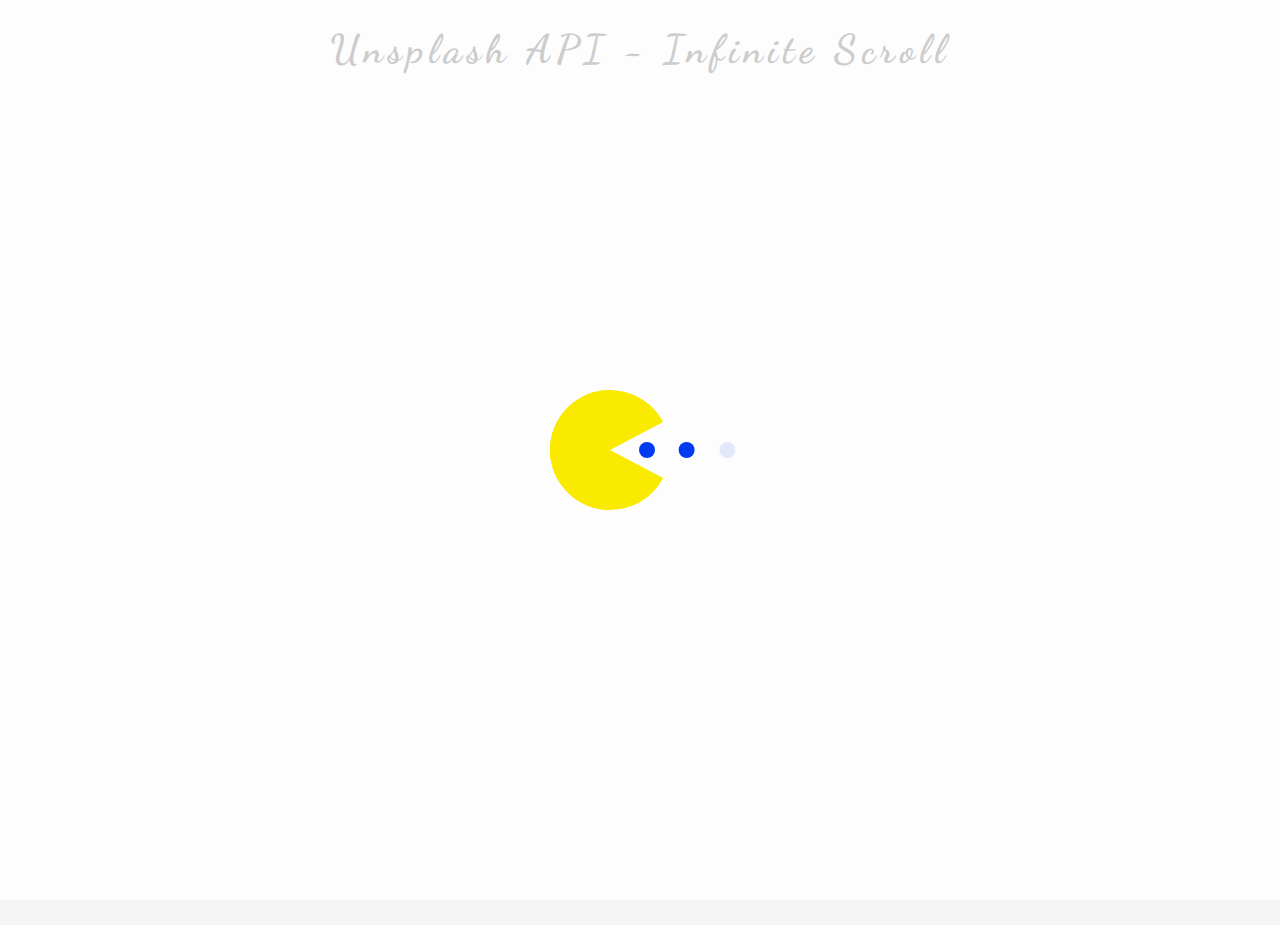
<file: infinite-scroll/index.html>
<!DOCTYPE html>
<html lang="en">

<head>
    <meta charset="UTF-8">
    <meta http-equiv="X-UA-Compatible" content="IE=edge">
    <meta name="viewport" content="width=device-width, initial-scale=1.0">
    <title>Infinite Scroll</title>
    <link rel="icon" type="image/png" href="https://www.google.com/s2/favicons?domain=css-tricks.com">
    <link rel="stylesheet" href="style.css">
</head>

<body>
    <!-- title -->
    <h1>Unsplash API - Infinite Scroll</h1>
    <!-- Loader -->
    <div class="loader" id="loader">
        <img src="loader.svg" alt="Loader">
    </div>
    <!-- Image container -->
    <div class="image-container" id="image-container"></div>
    <i class="fab fa-500px"></i>
    <!-- Script -->
    <script src="script.js"></script>
</body>

</html>
</file>
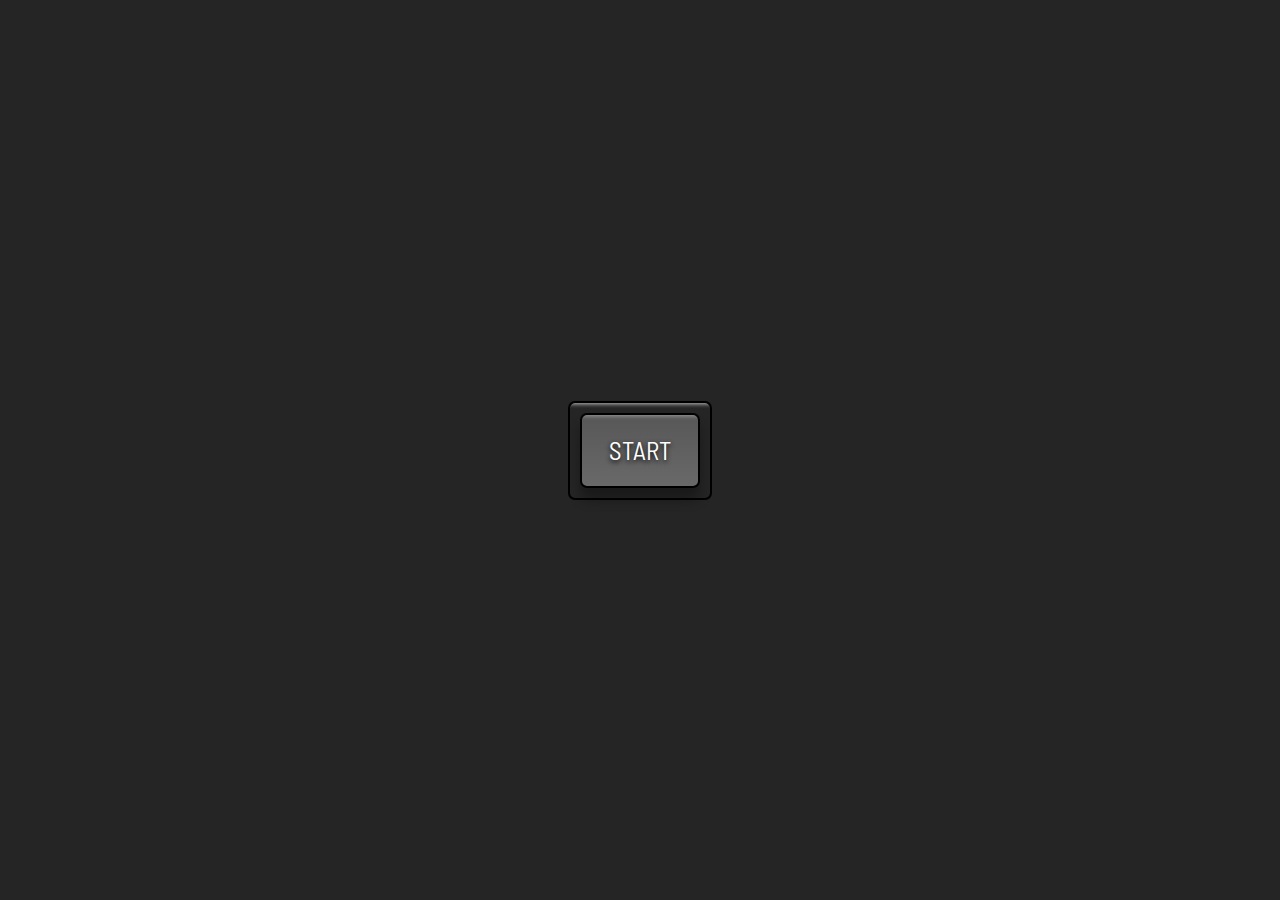
<file: picture-in-picture/index.html>
<!DOCTYPE html>
<html lang="en">

<head>
    <meta charset="UTF-8">
    <meta http-equiv="X-UA-Compatible" content="IE=edge">
    <meta name="viewport" content="width=device-width, initial-scale=1.0">
    <title>Picture In Picture</title>
    <link rel="icon" type="image/png" href="https://www.google.com/s2/favicons?domain=css-tricks.com">
    <link rel="stylesheet" href="style.css">
</head>

<body>
    <!-- Video -->
    <video src="" id="video" controls height="360" width="640" hidden></video>
    <!-- Button -->
    <div class="button-container">
        <button id="button">START</button>
    </div>
    <i class="fab fa-500px"></i>
    <!-- Script -->
    <script src="script.js"></script>
</body>

</html>
</file>
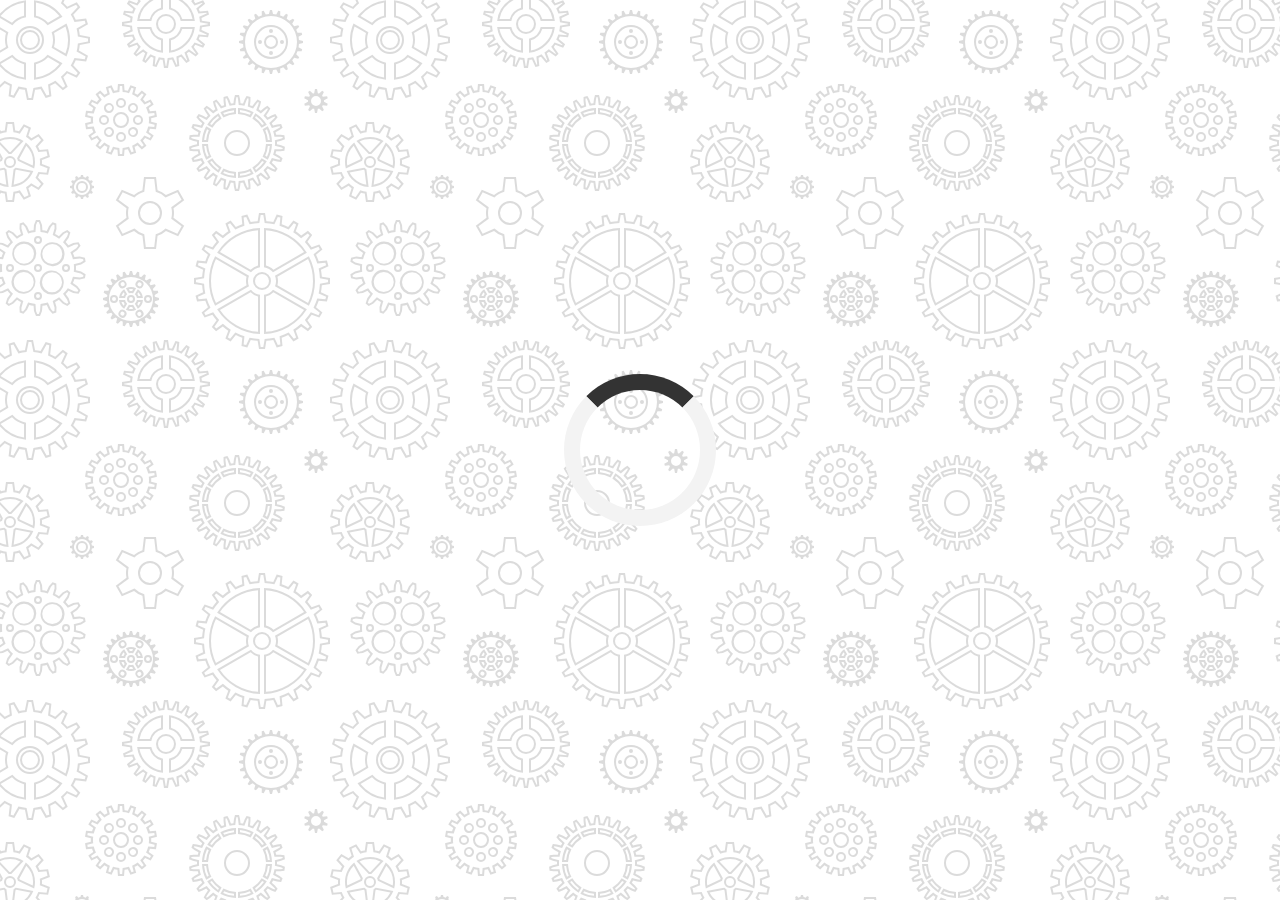
<file: quote-generator/index.html>
<!DOCTYPE html>
<html lang="en">

<head>
    <meta charset="UTF-8">
    <meta name="viewport" content="width=device-width, initial-scale=1.0">
    <title>Template</title>
    <link rel="icon" type="image/png" href="favicon.png">
    <link rel="stylesheet" href="https://cdnjs.cloudflare.com/ajax/libs/font-awesome/5.10.2/css/all.min.css" />
    <link rel="stylesheet" href="style.css">
</head>

<body>
    <div class="quote-container" id="quote-container">
        <!-- Quote element -->
        <div class="quote-text">
            <i class="fas fa-quote-left"></i>
            <span id="quote"></span>
        </div>
        <!-- Author element -->
        <div class="quote-author">
            <span id="author"></span>
        </div>
        <!-- Buttons -->
        <div class="button-container">
            <button class="twitter-button" id="twitter" title="Tweet This!"><i class="fab fa-twitter"></i></button>
            <button id="new-quote">New Quote</button>
        </div>
    </div>

    <!-- Loader -->
    <div class="loader" id="loader"></div>

    <!-- Script -->
    <script src="quotes.js"></script>
    <script src="script.js"></script>
</body>

</html>
</file>
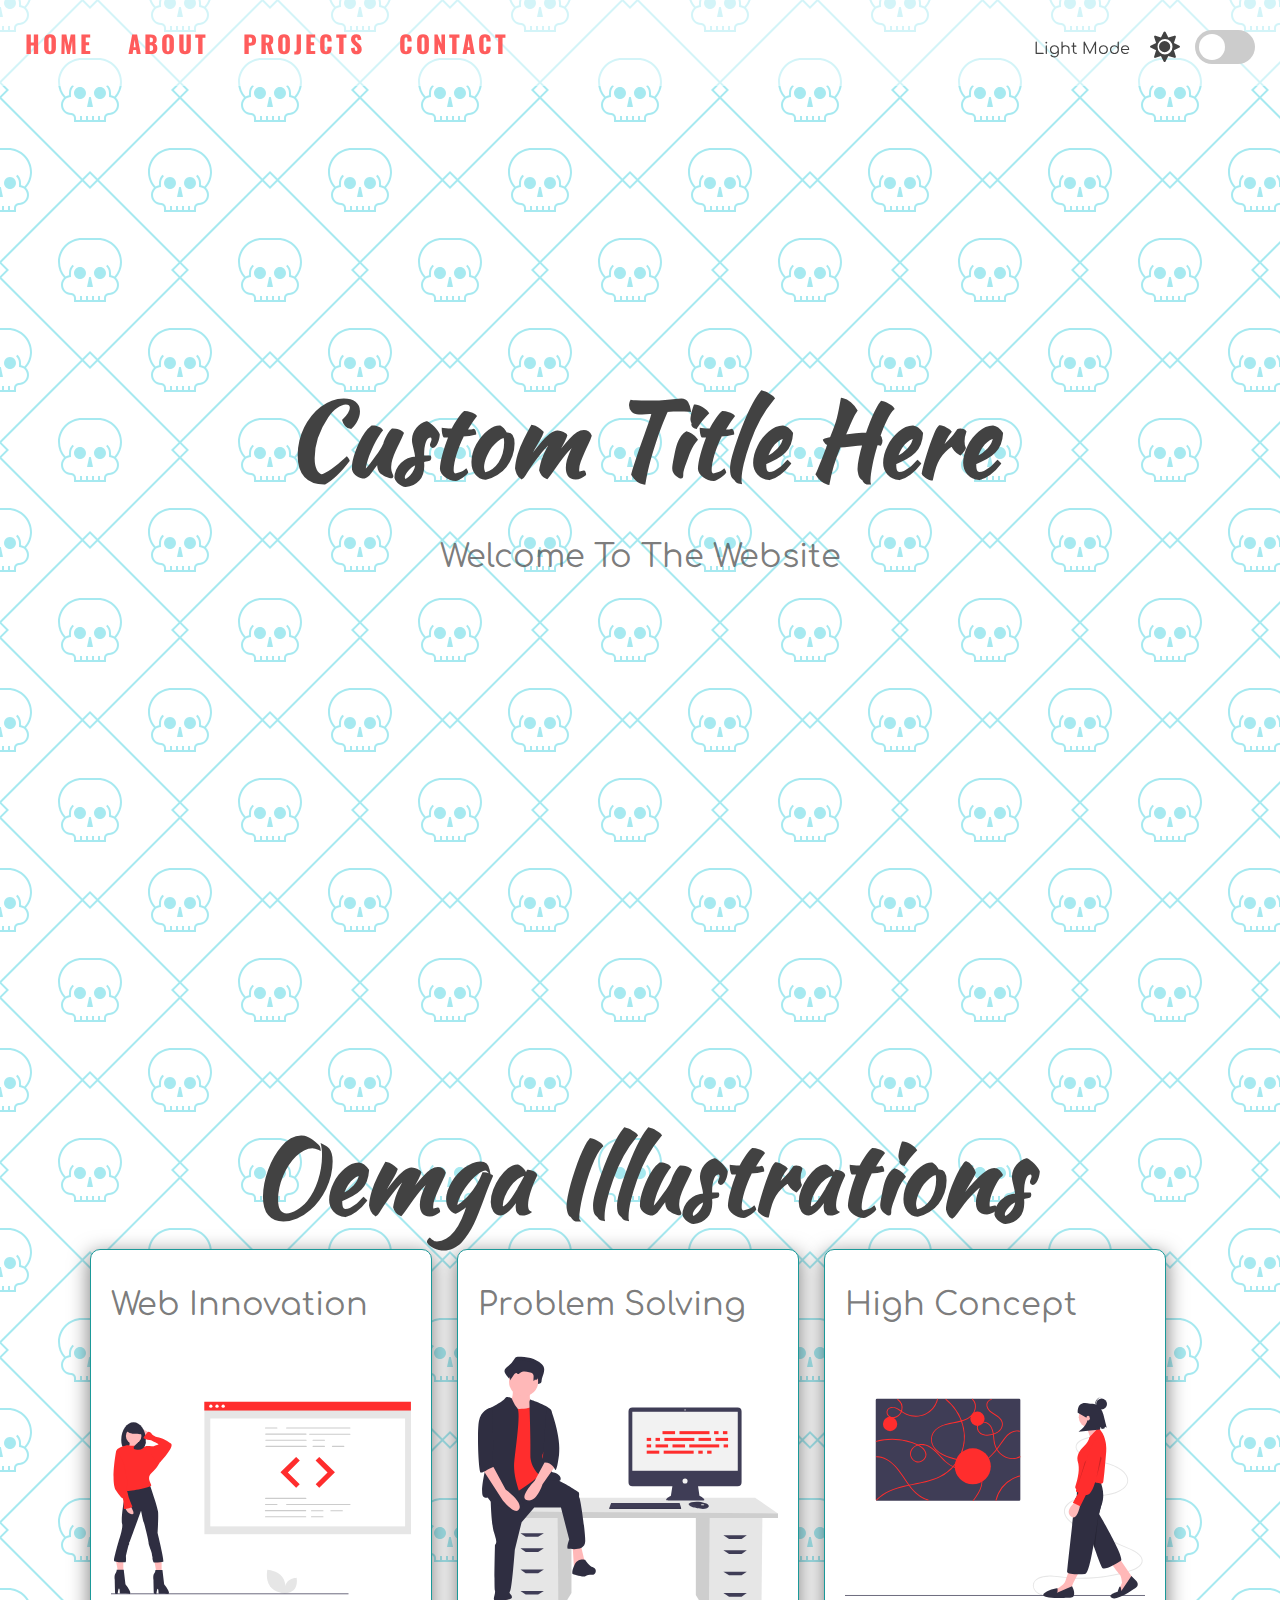
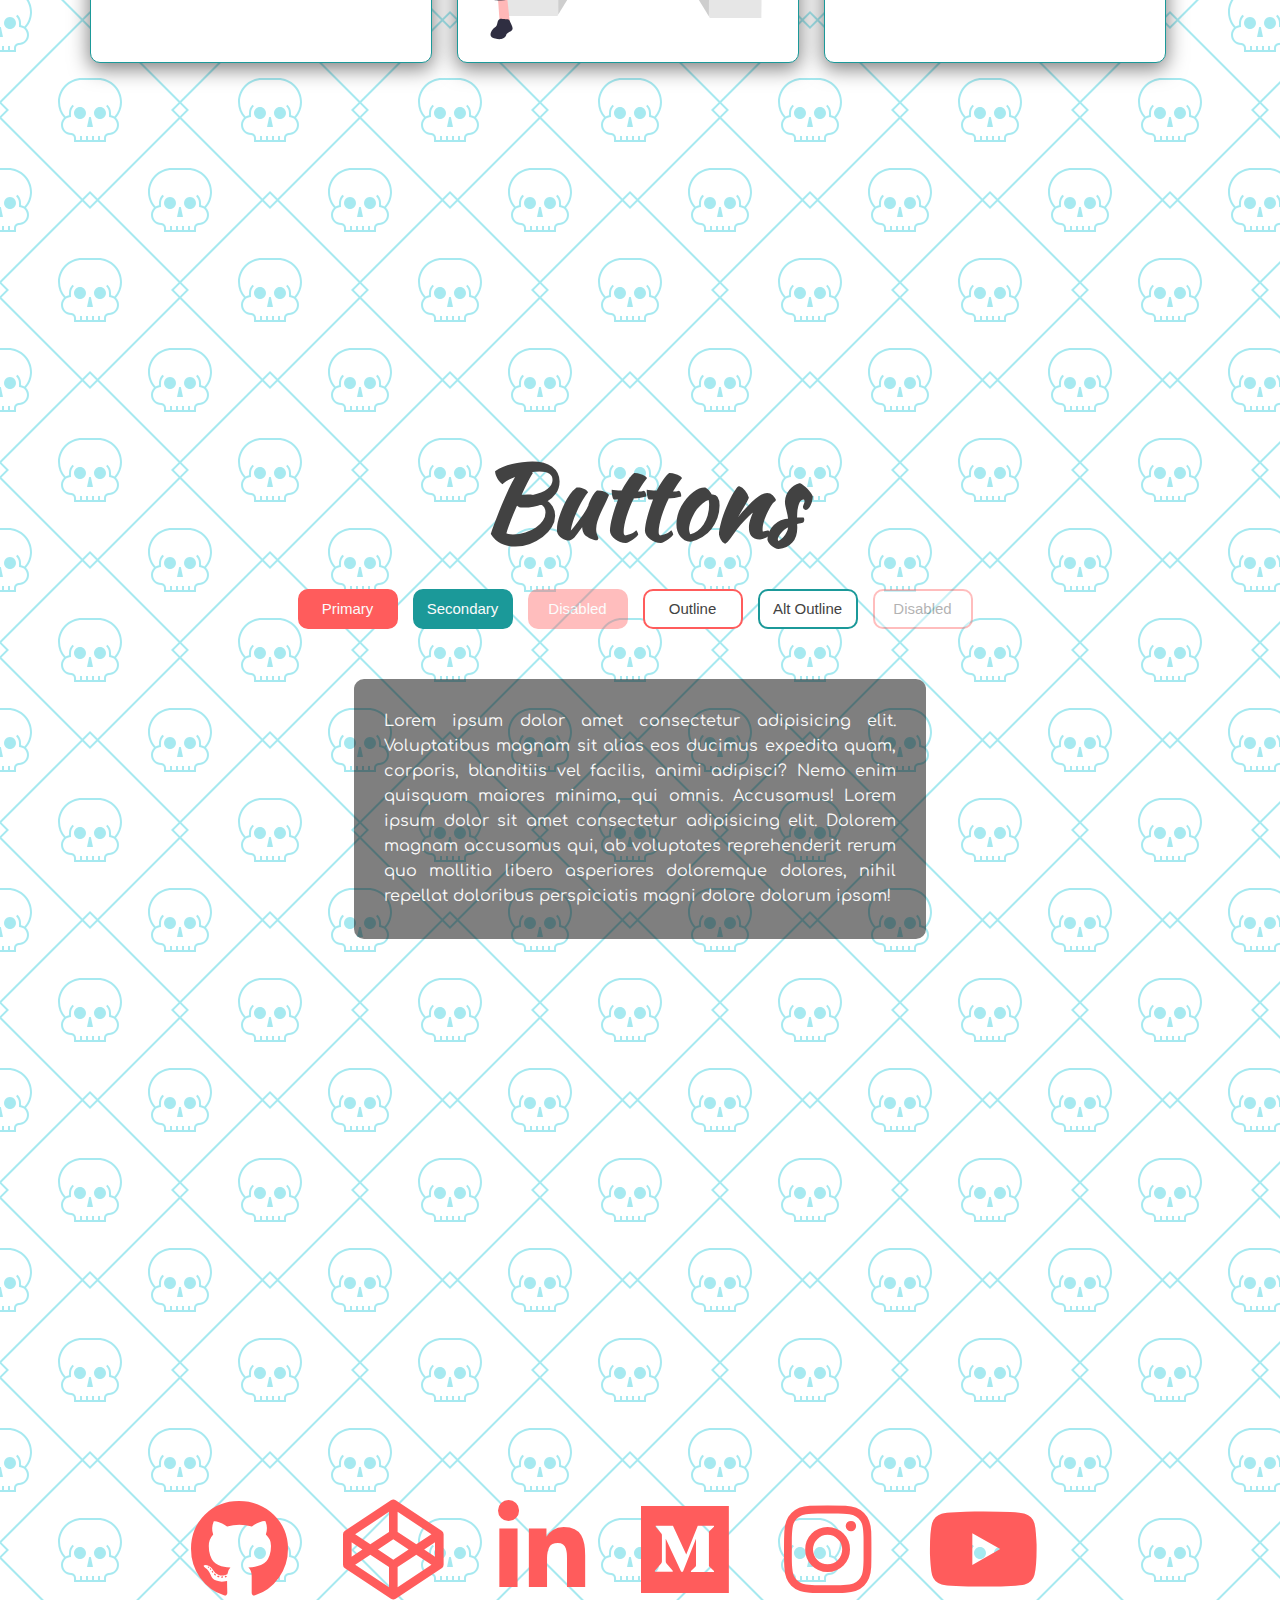
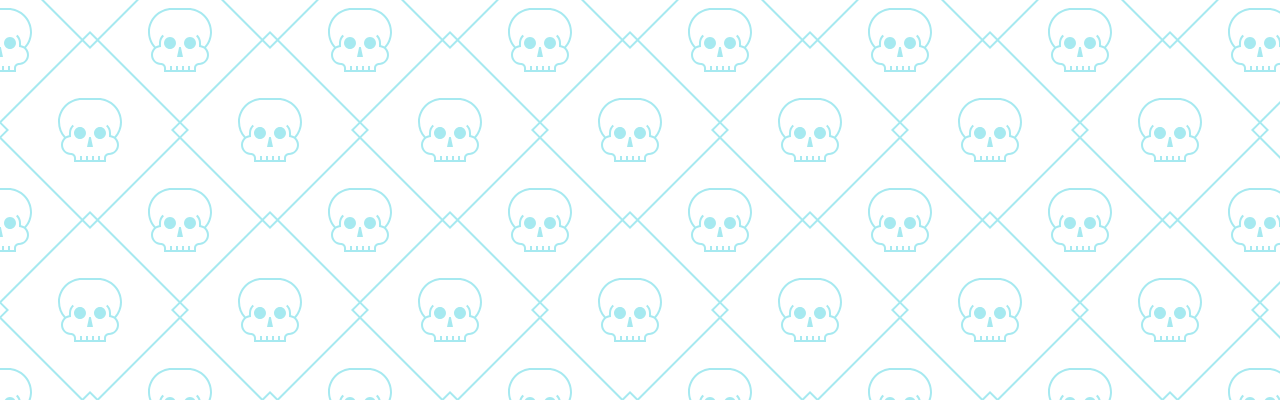
<file: light-dark-mode/-- template-light-dark-mode/index.html>
<!DOCTYPE html>
<html lang="en">
<head>
    <meta charset="UTF-8">
    <meta name="viewport" content="width=device-width, initial-scale=1.0">
    <title>Light Dark Mode</title>
    <link rel="icon" type="image/png" href="favicon.png">
    <link rel="stylesheet" href="https://cdnjs.cloudflare.com/ajax/libs/font-awesome/5.10.2/css/all.min.css"/>
    <link rel="stylesheet" href="style.css">
</head>
<body>
    <!-- Dark Mode Switch -->
    <div class="theme-switch-wrapper">
        <span id="toggle-icon">
            <span class="toggle-text">Light Mode</span>
            <i class="fas fa-sun"></i>
        </span>
        <label class="theme-switch">
            <input type="checkbox">
            <div class="slider round"></div>
        </label>
   </div>
    <!-- Navigation -->
    <nav id="nav">
        <a href="#home">HOME</a>
        <a href="#about">ABOUT</a>
        <a href="#projects">PROJECTS</a>
        <a href="#contact">CONTACT</a>
    </nav>
    <!-- Home Section -->
    <section id="home">
        <div class="title-group">
            <h1>Custom Title Here</h1>
            <h2>Welcome To The Website</h2>
        </div>
    </section>
    <!-- About Section -->
    <section id="about">
        <h1>Oemga Illustrations</h1>
        <div class="about-container">
            <div class="image-container">
                <h2>Web Innovation</h2>
                <img src="img/undraw_proud_coder_light.svg" alt="Proud Coder" id="image1">
            </div>
            <div class="image-container">
                <h2>Problem Solving</h2>
                <img src="img/undraw_feeling_proud_light.svg" alt="Feeling Proud" id="image2">              
            </div>
            <div class="image-container">
                <h2>High Concept</h2>
                <img src="img/undraw_conceptual_idea_light.svg" alt="Conceptual Idea" id="image3">
            </div>
        </div>
    </section>
    <!-- Projects Section -->
    <section id="projects">
        <h1>Buttons</h1>
        <div class="buttons">
            <button class="primary">Primary</button>
            <button class="secondary">Secondary</button>
            <button class="primary" disabled>Disabled</button>
            <button class="outline">Outline</button>
            <button class="secondary outline">Alt Outline</button>
            <button class="outline" disabled>Disabled</button>
        </div>
        <div class="text-box" id="text-box">
            <p>Lorem ipsum dolor amet consectetur adipisicing elit. Voluptatibus magnam sit alias eos ducimus expedita quam, corporis, blanditiis vel facilis, animi adipisci? Nemo enim quisquam maiores minima, qui omnis. Accusamus! Lorem ipsum dolor sit amet consectetur adipisicing elit. Dolorem magnam accusamus qui, ab voluptates reprehenderit rerum quo mollitia libero asperiores doloremque dolores, nihil repellat doloribus perspiciatis magni dolore dolorum ipsam!</p>
        </div>
    </section>
    <!-- Contact Section -->
    <section id="contact">
        <div class="social-icons">
            <i class="fab fa-github"></i>
            <i class="fab fa-codepen"></i>
            <i class="fab fa-linkedin-in"></i>
            <i class="fab fa-medium"></i>
            <i class="fab fa-instagram"></i>
            <i class="fab fa-youtube"></i>
        </div>
    </section>
    <!-- Script -->
    <script src="script.js"></script>
</body>
</html>
</file>
<file: infinite-scroll/style.css>
@import url('https://fonts.googleapis.com/css2?family=Dancing+Script&display=swap');
html {
    box-sizing: border-box;
}

body {
    margin: 0;
    min-height: 100vh;
    font-family: 'Dancing Script', cursive;
    background-color: whitesmoke;
}

h1 {
    text-align: center;
    margin-top: 25px;
    margin-bottom: 15px;
    font-size: 40px;
    letter-spacing: 5px;
}


/* Loader */

.loader {
    position: fixed;
    top: 0;
    bottom: 0;
    left: 0;
    right: 0;
    background: rgba(255, 255, 255, 0.8);
}

.loader img {
    position: fixed;
    top: 50%;
    left: 50%;
    transform: translate(-50%, -50%);
}


/* Image container */

.image-container {
    margin: 10px 30%;
}

.image-container img {
    width: 100%;
    margin-top: 5px;
}


/* Media query: large smart phone */

@media screen and (max-width: 600px) {
    h1 {
        font-size: 20px;
    }
    .image-container {
        margin: 10px;
    }
}
</file>
<file: picture-in-picture/style.css>
@import url('https://fonts.googleapis.com/css2?family=Barlow+Semi+Condensed:wght@100&display=swap');
html {
    box-sizing: border-box;
}

body {
    margin: 0;
    min-height: 100vh;
    font-family: 'Barlow Semi Condensed', sans-serif;
    display: flex;
    justify-content: center;
    align-items: center;
    background-color: rgb(37, 37, 37);
}

.button-container {
    border: 2px solid black;
    padding: 10px;
    border-radius: 7px;
    box-shadow: inset 0 20px 4px -19px rgba(255, 255, 255, 0.7);
}

button {
    cursor: pointer;
    outline: none;
    width: 120px;
    height: 75px;
    font-family: 'Barlow Semi Condensed', sans-serif;
    font-size: 25px;
    color: white;
    text-shadow: 0 2px 5px black;
    background: linear-gradient(to top, #696969, #575757);
    border: 2px solid black;
    border-radius: 7px;
    box-shadow: inset 0 20px 4px -19px rgba(255, 255, 255, 0.4), 0 12px 12px 0 rgba(0, 0, 0, 0.3);
}

button:hover {
    background: linear-gradient(to bottom, #696969, #575757);
}

button:active {
    transform: translateY(3px);
    box-shadow: 0 6px 6px 0 rgba(0, 0, 0, 0.3);
}
</file>
<file: quote-generator/style.css>
@import url('https://fonts.googleapis.com/css2?family=Dancing+Script&display=swap');
html {
    box-sizing: border-box;
}

body {
    margin: 0;
    min-height: 100vh;
    background-color: #ffffff;
    background-image: url("data:image/svg+xml,%3Csvg xmlns='http://www.w3.org/2000/svg' width='360' height='360' viewBox='0 0 360 360'%3E%3Cpath fill='%23000000' fill-opacity='0.14' d='M0 85.02l4.62-4.27a49.09 49.09 0 0 0 7.33 3.74l-1.2 10.24 2.66.87 5.05-9c2.62.65 5.34 1.08 8.12 1.28L28.6 98h2.8l2.02-10.12c2.74-.2 5.46-.62 8.12-1.28l5.05 8.99 2.66-.86-1.2-10.24c2.55-1.03 5-2.29 7.33-3.74l7.58 7 2.26-1.65-4.3-9.38a48.3 48.3 0 0 0 5.8-5.8l9.38 4.3 1.65-2.26-7-7.58a49.09 49.09 0 0 0 3.74-7.33l10.24 1.2.87-2.66-9-5.05a48.07 48.07 0 0 0 1.28-8.12L88 41.4v-2.8l-10.12-2.02c-.2-2.74-.62-5.46-1.28-8.12l8.99-5.05-.86-2.66-10.24 1.2c-1.03-2.55-2.29-5-3.74-7.33l7-7.58-1.65-2.26-9.38 4.3a48.3 48.3 0 0 0-5.8-5.8L62.42 0h2.16l-1.25 2.72a50.31 50.31 0 0 1 3.95 3.95l9.5-4.36 3.52 4.85-7.08 7.68c.94 1.6 1.79 3.27 2.54 4.98l10.38-1.21 1.85 5.7-9.11 5.12c.39 1.8.68 3.65.87 5.52L90 37v6l-10.25 2.05a49.9 49.9 0 0 1-.87 5.52l9.11 5.12-1.85 5.7-10.38-1.21c-.75 1.7-1.6 3.37-2.54 4.98l7.08 7.68-3.52 4.85-9.5-4.36a50.31 50.31 0 0 1-3.95 3.95l4.36 9.5-4.85 3.52-7.68-7.08c-1.6.94-3.27 1.79-4.98 2.54l1.21 10.38-5.7 1.85-5.12-9.11c-1.8.39-3.65.68-5.52.87L33 100h-6l-2.05-10.25a49.9 49.9 0 0 1-5.52-.87l-5.12 9.11-5.7-1.85 1.21-10.38c-1.7-.75-3.37-1.6-4.98-2.54L0 87.68v-2.66zM0 52.7V27.3l8.38 4.84a22.96 22.96 0 0 0 0 15.72L0 52.7zm0-39.16A39.91 39.91 0 0 1 26 .2v17.15a22.98 22.98 0 0 0-13.62 7.86L0 18.06v-4.52zm0 52.92v-4.52l12.38-7.15A22.98 22.98 0 0 0 26 62.65V79.8A39.91 39.91 0 0 1 0 66.46zM34 79.8V62.65a22.98 22.98 0 0 0 13.62-7.86l14.85 8.58A39.97 39.97 0 0 1 34 79.8zm32.48-23.36l-14.86-8.58a22.96 22.96 0 0 0 0-15.72l14.86-8.58A39.86 39.86 0 0 1 70 40a39.9 39.9 0 0 1-3.52 16.44zm-4.01-39.8L47.62 25.2A22.98 22.98 0 0 0 34 17.35V.2a39.97 39.97 0 0 1 28.47 16.43v.01zM0 50.38l5.98-3.45a25.01 25.01 0 0 1 0-13.88L0 29.6v20.78zm.5-34.35l11.48 6.63c3.27-3.4 7.44-5.8 12.02-6.94V2.47A37.96 37.96 0 0 0 .5 16.04v-.01zm0 47.92A37.96 37.96 0 0 0 24 77.53V64.28a24.97 24.97 0 0 1-12.02-6.95L.5 63.96v-.01zM36 77.53a37.96 37.96 0 0 0 23.5-13.57l-11.48-6.63A24.97 24.97 0 0 1 36 64.28v13.25zm29.5-23.96a37.91 37.91 0 0 0 0-27.14l-11.48 6.63a25.01 25.01 0 0 1 0 13.88l11.49 6.63h-.01zm-6-37.53A37.96 37.96 0 0 0 36 2.47v13.25c4.66 1.15 8.8 3.6 12.02 6.95l11.48-6.63zM30 54a14 14 0 1 1 0-28 14 14 0 0 1 0 28zm0-2a12 12 0 1 0 0-24 12 12 0 0 0 0 24zm0-2a10 10 0 1 1 0-20 10 10 0 0 1 0 20zm0-2a8 8 0 1 0 0-16 8 8 0 0 0 0 16zm77.47 45.17l-1.62-5.97 5.67-2.06 2.61 5.64c1.09-.25 2.2-.44 3.33-.58l.52-6.2h6.04l.52 6.2c1.13.14 2.24.33 3.33.58l2.6-5.64 5.68 2.06-1.62 5.97c1.02.51 2 1.07 2.95 1.69l4.35-4.38 4.62 3.88-3.53 5c.8.84 1.53 1.71 2.23 2.62l5.52-2.6 3.02 5.23-4.98 3.46c.46 1.06.86 2.14 1.2 3.25l6.02-.54 1.05 5.94-5.84 1.54c.07 1.16.07 2.32 0 3.48l5.84 1.54-1.05 5.94-6.02-.54c-.34 1.1-.74 2.2-1.2 3.25l4.98 3.46-3.02 5.22-5.52-2.6c-.7.92-1.44 1.8-2.23 2.62l3.53 5-4.62 3.89-4.35-4.38a30.2 30.2 0 0 1-2.95 1.69l1.62 5.97-5.67 2.06-2.61-5.64c-1.09.25-2.2.44-3.33.58l-.52 6.2h-6.04l-.52-6.2a30.27 30.27 0 0 1-3.33-.58l-2.6 5.64-5.68-2.06 1.62-5.97c-1.01-.5-2-1.07-2.95-1.69l-4.35 4.38-4.62-3.88 3.53-5a32.5 32.5 0 0 1-2.23-2.62l-5.52 2.6-3.02-5.23 4.98-3.46a29.66 29.66 0 0 1-1.2-3.25l-6.02.54-1.05-5.94 5.84-1.54a30.28 30.28 0 0 1 0-3.48l-5.84-1.54 1.05-5.94 6.02.54c.34-1.1.74-2.2 1.2-3.25l-4.98-3.46 3.02-5.22 5.52 2.6c.7-.92 1.44-1.8 2.23-2.62l-3.53-5 4.62-3.89 4.35 4.38a30.2 30.2 0 0 1 2.95-1.69zm15.2-1.12l-.5-6.05h-2.34l-.5 6.05c-2.18.13-4.3.5-6.32 1.1l-2.54-5.5-2.2.8 1.6 5.85a27.97 27.97 0 0 0-5.56 3.21l-4.27-4.3-1.79 1.5 3.5 4.95a28.14 28.14 0 0 0-4.12 4.92l-5.5-2.59-1.16 2.02 4.98 3.46a27.8 27.8 0 0 0-2.2 6.03l-6.03-.55-.4 2.3 5.86 1.54a28.3 28.3 0 0 0 0 6.42l-5.87 1.55.4 2.3 6.05-.56a27.8 27.8 0 0 0 2.2 6.03l-5 3.47 1.17 2.02 5.49-2.59a28.14 28.14 0 0 0 4.12 4.92l-3.5 4.96 1.79 1.5 4.27-4.31a27.97 27.97 0 0 0 5.56 3.21l-1.6 5.85 2.2.8 2.54-5.5c2.02.6 4.14.97 6.32 1.1l.5 6.05h2.34l.5-6.05c2.18-.13 4.3-.5 6.32-1.1l2.54 5.5 2.2-.8-1.6-5.85a27.97 27.97 0 0 0 5.56-3.21l4.27 4.3 1.79-1.5-3.5-4.95a28.14 28.14 0 0 0 4.12-4.92l5.5 2.59 1.16-2.02-4.98-3.46a27.8 27.8 0 0 0 2.2-6.03l6.03.55.4-2.3-5.86-1.54a28.3 28.3 0 0 0 0-6.42l5.87-1.55-.4-2.3-6.05.56a27.8 27.8 0 0 0-2.2-6.03l4.99-3.46-1.17-2.02-5.49 2.59a28.14 28.14 0 0 0-4.12-4.92l3.5-4.96-1.79-1.5-4.27 4.31a27.97 27.97 0 0 0-5.56-3.21l1.6-5.85-2.2-.8-2.54 5.5c-2.02-.6-4.14-.97-6.32-1.1l.01-.01zM121 128a8 8 0 1 1 0-16 8 8 0 0 1 0 16zm0-2a6 6 0 1 0 0-12 6 6 0 0 0 0 12zm0-18a5 5 0 1 1 0-10 5 5 0 0 1 0 10zm8.49 3.51a5 5 0 1 1 6.95-7.2 5 5 0 0 1-6.95 7.2zM133 120a5 5 0 1 1 10 0 5 5 0 0 1-10 0zm-3.51 8.49a5 5 0 1 1 7.2 6.95 5 5 0 0 1-7.2-6.95zM121 132a5 5 0 1 1 0 10 5 5 0 0 1 0-10zm-8.49-3.51a5 5 0 1 1-6.95 7.2 5 5 0 0 1 6.95-7.2zM109 120a5 5 0 1 1-10 0 5 5 0 0 1 10 0zm3.51-8.49a5 5 0 1 1-7.2-6.95 5 5 0 0 1 7.2 6.95zM121 106a3 3 0 1 0 0-6 3 3 0 0 0 0 6zm9.9 4.1a3 3 0 1 0 4.39-4.09 3 3 0 0 0-4.39 4.09zm4.1 9.9a3 3 0 1 0 6 0 3 3 0 0 0-6 0zm-4.1 9.9a3 3 0 1 0 4.09 4.39 3 3 0 0 0-4.09-4.39zM121 134a3 3 0 1 0 0 6 3 3 0 0 0 0-6zm-9.9-4.1a3 3 0 1 0-4.39 4.09 3 3 0 0 0 4.39-4.09zM107 120a3 3 0 1 0-6 0 3 3 0 0 0 6 0zm4.1-9.9a3 3 0 1 0-4.09-4.39 3 3 0 0 0 4.09 4.39zm129.42-6.95v.01c.87.07 1.74.17 2.6.3l1.5-3.91 1.94-3.64 3.89.97v4.13l-.5 4.13c.83.28 1.64.59 2.44.93l2.42-3.43 2.76-3.07 3.54 1.88-1 4-1.49 3.89c.73.47 1.45.97 2.15 1.49l3.19-2.76 3.42-2.3 2.97 2.67-1.93 3.65-2.38 3.4c.6.64 1.2 1.3 1.76 1.99l3.68-1.94 3.85-1.48 2.29 3.28-2.7 3.11-3.12 2.82c.43.76.84 1.53 1.22 2.32l4.04-1 4.1-.5 1.43 3.73-3.37 2.37-3.7 1.98c.23.84.44 1.68.62 2.54l4.17.01 4.1.5.48 3.97-3.85 1.48-4.06 1.02c.03.87.03 1.75 0 2.62l4.06 1.02 3.85 1.48-.48 3.97-4.1.51h-4.17c-.18.86-.39 1.71-.63 2.54l3.7 1.98 3.38 2.37-1.43 3.73-4.1-.5-4.04-1c-.38.79-.79 1.56-1.22 2.32l3.13 2.82 2.7 3.11-2.3 3.28-3.85-1.48-3.68-1.95a37 37 0 0 1-1.76 2l2.38 3.41 1.93 3.64-2.97 2.67-3.42-2.3-3.19-2.76a40.1 40.1 0 0 1-2.15 1.48l1.48 3.9 1 4-3.53 1.88-2.76-3.07-2.42-3.43c-.8.33-1.61.65-2.45.93l.5 4.13v4.13l-3.88.97-1.94-3.65-1.5-3.9c-.86.13-1.73.23-2.6.31L240 187l-1 4h-4l-1-4-.52-4.16a37.6 37.6 0 0 1-2.6-.3l-1.5 3.91-1.94 3.64-3.89-.97v-4.13l.5-4.13c-.83-.28-1.64-.59-2.44-.93l-2.42 3.43-2.76 3.07-3.54-1.88 1-4 1.49-3.89c-.74-.47-1.45-.97-2.15-1.49l-3.19 2.76-3.42 2.3-2.97-2.67 1.93-3.65 2.38-3.4c-.61-.65-1.2-1.31-1.76-1.99l-3.68 1.94-3.85 1.48-2.29-3.28 2.7-3.11 3.12-2.82c-.43-.76-.84-1.53-1.22-2.32l-4.04 1-4.1.5-1.43-3.73 3.37-2.37 3.7-1.98c-.23-.84-.44-1.68-.62-2.54l-4.17-.01-4.1-.5-.48-3.97 3.85-1.48 4.06-1.02c-.03-.87-.03-1.75 0-2.62l-4.06-1.02-3.85-1.48.48-3.97 4.1-.51h4.17c.18-.86.39-1.71.63-2.54l-3.7-1.98-3.38-2.37 1.43-3.73 4.1.5 4.04 1c.38-.79.79-1.56 1.22-2.32l-3.13-2.82-2.7-3.11 2.3-3.28 3.85 1.48 3.68 1.95a37 37 0 0 1 1.76-2l-2.38-3.41-1.93-3.64 2.97-2.67 3.42 2.3 3.19 2.76c.7-.52 1.41-1.02 2.15-1.48l-1.48-3.9-1-4 3.53-1.88 2.76 3.07 2.42 3.43c.8-.33 1.61-.65 2.45-.93l-.5-4.13v-4.13l3.88-.97 1.94 3.65 1.5 3.9c.86-.13 1.73-.23 2.6-.31L234 99l1-4h4l1 4 .52 4.15zm-14.3 3.4c-1.83.54-3.6 1.21-5.3 2l-3.5-4.97-1.38-1.53-.88.47.5 2 2.16 5.67a38.09 38.09 0 0 0-4.66 3.22l-4.61-4-1.71-1.15-.75.67.97 1.82 3.47 4.98a38.22 38.22 0 0 0-3.79 4.28l-5.37-2.84-1.92-.74-.57.82 1.35 1.56 4.52 4.09a37.9 37.9 0 0 0-2.64 5l-5.89-1.45-2.04-.25-.36.94 1.69 1.18 5.36 2.87a37.74 37.74 0 0 0-1.35 5.5l-6.08.01-2.04.25-.12 1 1.92.73 5.9 1.5a38.54 38.54 0 0 0 0 5.65l-5.9 1.49-1.92.74.12.99 2.04.25 6.08.01c.31 1.86.77 3.7 1.35 5.5l-5.36 2.87-1.7 1.18.37.94 2.04-.25 5.9-1.46a37.9 37.9 0 0 0 2.63 5.01l-4.52 4.1-1.35 1.55.57.82 1.92-.74 5.37-2.84a38.22 38.22 0 0 0 3.8 4.28l-3.48 4.98-.97 1.82.75.67 1.7-1.15 4.62-4a38.09 38.09 0 0 0 4.66 3.22l-2.17 5.67-.5 2 .89.47 1.38-1.53 3.5-4.98c1.7.8 3.47 1.47 5.3 2l-.73 6.04v2.06l.97.24.97-1.82 2.2-5.68c1.83.36 3.7.6 5.62.68L236 187l.5 2h1l.5-2 .75-6.04a38.2 38.2 0 0 0 5.62-.68l2.2 5.68.97 1.82.97-.24v-2.06l-.73-6.03c1.83-.54 3.6-1.21 5.3-2l3.5 4.97 1.38 1.53.88-.47-.5-2-2.16-5.67a38.09 38.09 0 0 0 4.66-3.22l4.61 4 1.71 1.15.75-.67-.97-1.82-3.47-4.98a38.22 38.22 0 0 0 3.79-4.28l5.37 2.84 1.92.74.57-.82-1.35-1.56-4.52-4.09c1-1.6 1.88-3.27 2.64-5l5.89 1.45 2.04.25.36-.94-1.69-1.18-5.36-2.87a37.4 37.4 0 0 0 1.35-5.5l6.08-.01 2.04-.25.12-1-1.92-.73-5.9-1.5c.14-1.88.14-3.77 0-5.65l5.9-1.49 1.92-.74-.12-.99-2.04-.25-6.08-.01a37.4 37.4 0 0 0-1.35-5.5l5.36-2.87 1.7-1.18-.37-.94-2.04.25-5.9 1.46a37.9 37.9 0 0 0-2.63-5.01l4.52-4.1 1.35-1.55-.57-.82-1.92.74-5.37 2.84a38.22 38.22 0 0 0-3.8-4.28l3.48-4.98.97-1.82-.75-.67-1.7 1.15-4.62 4a38.09 38.09 0 0 0-4.66-3.22l2.17-5.67.5-2-.89-.47-1.38 1.53-3.5 4.98c-1.7-.8-3.47-1.47-5.3-2l.73-6.04v-2.06l-.97-.24-.97 1.82-2.2 5.68c-1.83-.36-3.7-.6-5.62-.68L238 99l-.5-2h-1l-.5 2-.75 6.04c-1.92.09-3.8.32-5.62.68l-2.2-5.68-.97-1.82-.97.24v2.06l.73 6.03zm-5.85 5.65A34.82 34.82 0 0 1 236 108v6a28.8 28.8 0 0 0-12.63 3.39l-3-5.2v.01zm2.8.83l1 1.74a30.8 30.8 0 0 1 9.83-2.63v-2.01a32.8 32.8 0 0 0-10.83 2.9zm-4.53.17l3 5.2a29.12 29.12 0 0 0-9.24 9.24l-5.2-3a35.18 35.18 0 0 1 11.44-11.44zm-.67 2.84a33.19 33.19 0 0 0-7.93 7.93l1.74 1a31.18 31.18 0 0 1 7.2-7.2l-1.01-1.73zm-11.77 10.33h-.01l5.2 3A28.8 28.8 0 0 0 208 142h-6a34.82 34.82 0 0 1 4.2-15.63zm.83 2.8a32.8 32.8 0 0 0-2.9 10.83h2.01a30.8 30.8 0 0 1 2.63-9.83l-1.74-1zM202.01 144h6.01c.15 4.41 1.3 8.73 3.38 12.63l-5.2 3a34.82 34.82 0 0 1-4.19-15.63zm2.12 2a32.8 32.8 0 0 0 2.9 10.84l1.74-1a30.8 30.8 0 0 1-2.63-9.84h-2.01zm3.07 15.36l5.2-3c2.34 3.74 5.5 6.9 9.24 9.24l-3 5.2a35.18 35.18 0 0 1-11.44-11.44zm2.84.67a33.19 33.19 0 0 0 7.93 7.93l1-1.74a31.18 31.18 0 0 1-7.2-7.2l-1.73 1.01zm10.33 11.77v.01l3-5.2A28.85 28.85 0 0 0 236 172v6a34.82 34.82 0 0 1-15.63-4.2zm2.8-.83a32.8 32.8 0 0 0 10.83 2.9v-2.01a30.8 30.8 0 0 1-9.83-2.63l-1 1.74zm14.83 5.02v-6.01c4.41-.15 8.73-1.3 12.63-3.38l3 5.2a34.82 34.82 0 0 1-15.63 4.19zm2-2.12a32.8 32.8 0 0 0 10.84-2.9l-1-1.74a30.8 30.8 0 0 1-9.84 2.63v2.01zm15.36-3.07l-3-5.2c3.74-2.34 6.9-5.5 9.24-9.24l5.2 3a35.18 35.18 0 0 1-11.44 11.44zm.67-2.84a33.19 33.19 0 0 0 7.93-7.93l-1.74-1a31.18 31.18 0 0 1-7.2 7.2l1.01 1.73zm11.77-10.33h.01l-5.2-3A28.85 28.85 0 0 0 266 144h6a34.82 34.82 0 0 1-4.2 15.63zm-.83-2.8a32.8 32.8 0 0 0 2.9-10.83h-2.01a30.8 30.8 0 0 1-2.63 9.83l1.74 1zm5.02-14.83h-6.01a28.85 28.85 0 0 0-3.38-12.63l5.2-3a34.82 34.82 0 0 1 4.19 15.63zm-2.12-2a32.8 32.8 0 0 0-2.9-10.84l-1.74 1a30.8 30.8 0 0 1 2.63 9.84h2.01zm-3.07-15.36l-5.2 3a29.12 29.12 0 0 0-9.24-9.24l3-5.2a35.18 35.18 0 0 1 11.44 11.44zm-2.84-.67a33.19 33.19 0 0 0-7.93-7.93l-1 1.74a31.18 31.18 0 0 1 7.2 7.2l1.73-1.01zM238 108a34.82 34.82 0 0 1 15.63 4.19l-3 5.2a28.85 28.85 0 0 0-12.63-3.38V108zm12.84 5.02a32.8 32.8 0 0 0-10.84-2.9v2.01a30.8 30.8 0 0 1 9.83 2.63l1-1.74h.01zM237 156a13 13 0 1 1 0-26 13 13 0 0 1 0 26zm0-2a11 11 0 1 0 0-22 11 11 0 0 0 0 22zM137.54 0h56.92l-.74 1.03c.57.7 1.12 1.4 1.64 2.14l7.75-2.9 2 3.46-6.38 5.25c.37.82.72 1.65 1.03 2.5l8.22-.8 1.04 3.86-7.52 3.43c.15.88.26 1.77.35 2.67L210 22v4l-8.15 1.36c-.09.9-.2 1.8-.35 2.67l7.52 3.43-1.04 3.86-8.22-.8c-.31.85-.66 1.68-1.03 2.5l6.38 5.25-2 3.46-7.75-2.9c-.52.74-1.07 1.45-1.64 2.14l4.8 6.73-2.82 2.83-6.73-4.8c-.7.56-1.4 1.11-2.14 1.63l2.9 7.75-3.46 2-5.25-6.38c-.82.37-1.65.72-2.5 1.03l.8 8.22-3.86 1.04-3.43-7.52c-.88.15-1.77.26-2.67.35L168 68h-4l-1.36-8.15c-.9-.09-1.8-.2-2.67-.35l-3.43 7.52-3.86-1.04.8-8.22c-.85-.31-1.68-.66-2.5-1.03l-5.25 6.38-3.46-2 2.9-7.75a36.15 36.15 0 0 1-2.14-1.64l-6.73 4.8-2.83-2.82 4.8-6.73c-.56-.7-1.11-1.4-1.63-2.14l-7.75 2.9-2-3.46 6.38-5.25c-.37-.82-.72-1.65-1.03-2.5l-8.22.8-1.04-3.86 7.52-3.43c-.15-.88-.26-1.77-.35-2.67L122 26v-4l8.15-1.36c.09-.9.2-1.8.35-2.67l-7.52-3.43 1.04-3.86 8.22.8c.31-.85.66-1.68 1.03-2.5l-6.38-5.25 2-3.46 7.75 2.9c.52-.74 1.07-1.45 1.64-2.14L137.54 0zm2.43 0l.83 1.17a34.14 34.14 0 0 0-3.38 4.4l-7.63-2.86-.33.58 6.29 5.18a33.79 33.79 0 0 0-2.13 5.12l-8.1-.78-.18.64 7.42 3.37a34.02 34.02 0 0 0-.72 5.5L124 23.68v.66l8.04 1.34c.1 1.88.33 3.72.72 5.5l-7.42 3.38.18.64 8.1-.78a33.88 33.88 0 0 0 2.13 5.12l-6.29 5.18.33.58 7.63-2.86c1 1.56 2.14 3.03 3.38 4.4l-4.73 6.63.47.47 6.63-4.73a34.14 34.14 0 0 0 4.4 3.38l-2.86 7.63.58.33 5.18-6.29c1.63.84 3.35 1.56 5.12 2.13l-.78 8.1.64.18 3.37-7.42c1.79.39 3.63.63 5.5.72l1.35 8.04h.66l1.34-8.04c1.88-.1 3.72-.33 5.5-.72l3.38 7.42.64-.18-.78-8.1a33.88 33.88 0 0 0 5.12-2.13l5.18 6.29.58-.33-2.86-7.63c1.56-1 3.03-2.14 4.4-3.38l6.63 4.73.47-.47-4.73-6.63a34.14 34.14 0 0 0 3.38-4.4l7.63 2.86.33-.58-6.29-5.18a33.79 33.79 0 0 0 2.13-5.12l8.1.78.18-.64-7.42-3.37c.39-1.79.63-3.63.72-5.5l8.04-1.35v-.66l-8.04-1.34c-.1-1.88-.33-3.72-.72-5.5l7.42-3.38-.18-.64-8.1.78a33.79 33.79 0 0 0-2.13-5.12l6.29-5.18-.33-.58-7.63 2.86c-1-1.56-2.14-3.03-3.38-4.4l.83-1.17h-52.06V0zm-2.82 27h14.15A15.02 15.02 0 0 0 163 38.7v14.15A29.01 29.01 0 0 1 137.15 27zm12.57-27H163v9.3A15.02 15.02 0 0 0 151.3 21h-14.15a28.99 28.99 0 0 1 12.57-21zM169 52.85V38.7A15.02 15.02 0 0 0 180.7 27h14.15A29.01 29.01 0 0 1 169 52.85zM182.28 0a28.99 28.99 0 0 1 12.57 21H180.7A15.02 15.02 0 0 0 169 9.3V0h13.28zm-42.82 29A27.03 27.03 0 0 0 161 50.54V40.25A17.04 17.04 0 0 1 149.75 29h-10.29zm14.16-29a27.04 27.04 0 0 0-14.16 19h10.29A17.04 17.04 0 0 1 161 7.75V0h-7.38zM171 50.54A27.03 27.03 0 0 0 192.54 29h-10.29A17.04 17.04 0 0 1 171 40.25v10.29zM178.38 0H171v7.75A17.04 17.04 0 0 1 182.25 19h10.29a27.04 27.04 0 0 0-14.16-19zM166 34a10 10 0 1 1 0-20 10 10 0 0 1 0 20zm0-2a8 8 0 1 0 0-16 8 8 0 0 0 0 16zm-39.51 176.15l-10.67-7.95 6-10.4 12.23 5.27a23.97 23.97 0 0 1 8.4-4.86L144 177h12l1.55 13.21a23.97 23.97 0 0 1 8.4 4.86l12.23-5.27 6 10.4-10.67 7.95a24 24 0 0 1 0 9.7l10.67 7.95-6 10.4-12.23-5.27a23.97 23.97 0 0 1-8.4 4.86L156 249h-12l-1.55-13.21a23.97 23.97 0 0 1-8.4-4.86l-12.23 5.27-6-10.4 10.67-7.95a24.1 24.1 0 0 1 0-9.7zm29.25-16.4l-1.5-12.75h-8.48l-1.5 12.76c-3.75 1-7.1 2.99-9.79 5.65l-11.8-5.08-4.23 7.34 10.3 7.68c-.98 3.7-.98 7.6 0 11.3l-10.3 7.68 4.23 7.34 11.8-5.08a22.1 22.1 0 0 0 9.8 5.65l1.5 12.76h8.47l1.5-12.76c3.75-1 7.1-2.99 9.79-5.65l11.8 5.08 4.23-7.34-10.3-7.68c.98-3.7.98-7.6 0-11.3l10.3-7.68-4.23-7.34-11.8 5.08a21.98 21.98 0 0 0-9.8-5.65l.01-.01zM150 225a12 12 0 1 1 0-24 12 12 0 0 1 0 24zm0-2a10 10 0 1 0 0-20 10 10 0 0 0 0 20zm3.53 67.72l4.26.07.51 1.93-3.65 2.19c.11.63.2 1.27.25 1.92L159 298v2l-4.1 1.17c-.05.65-.14 1.29-.25 1.92l3.65 2.2-.51 1.92-4.26.07c-.22.61-.47 1.21-.74 1.8l2.96 3.05-1 1.74-4.13-1.04a24.1 24.1 0 0 1-1.18 1.54l2.07 3.72-1.42 1.42-3.72-2.07c-.5.41-1.01.8-1.54 1.18l1.04 4.13-1.74 1-3.05-2.96c-.59.27-1.19.52-1.8.74l-.07 4.26-1.93.51-2.19-3.65c-.63.11-1.27.2-1.92.25L132 327h-2l-1.17-4.1c-.65-.05-1.29-.14-1.92-.25l-2.2 3.65-1.92-.51-.07-4.26c-.61-.22-1.21-.47-1.8-.74l-3.05 2.96-1.74-1 1.04-4.13a24.1 24.1 0 0 1-1.54-1.18l-3.72 2.07-1.42-1.42 2.07-3.72c-.41-.5-.8-1.01-1.18-1.54l-4.13 1.04-1-1.74 2.96-3.05c-.27-.59-.52-1.19-.74-1.8l-4.26-.07-.51-1.93 3.65-2.19c-.11-.63-.2-1.27-.25-1.92L103 300v-2l4.1-1.17c.05-.65.14-1.29.25-1.92l-3.65-2.2.51-1.92 4.26-.07c.22-.61.47-1.21.74-1.8l-2.96-3.05 1-1.74 4.13 1.04c.38-.53.77-1.04 1.18-1.54l-2.07-3.72 1.42-1.42 3.72 2.07c.5-.41 1.01-.8 1.54-1.18l-1.04-4.13 1.74-1 3.05 2.96c.59-.27 1.19-.52 1.8-.74l.07-4.26 1.93-.51 2.19 3.65c.63-.11 1.27-.2 1.92-.25L130 271h2l1.17 4.1c.65.05 1.29.14 1.92.25l2.2-3.65 1.92.51.07 4.26c.61.22 1.21.47 1.8.74l3.05-2.96 1.74 1-1.04 4.13c.53.38 1.04.77 1.54 1.18l3.72-2.07 1.42 1.42-2.07 3.72c.41.5.8 1.01 1.18 1.54l4.13-1.04 1 1.74-2.96 3.05c.27.59.52 1.19.74 1.8zM109 299a22 22 0 1 0 44 0 22 22 0 0 0-44 0zm27.11-10.86l-3 5.22a6 6 0 0 0-4.21 0l-3.01-5.22a11.95 11.95 0 0 1 10.22 0zm1.74 1a12 12 0 0 1 5.1 8.86h-6.01a6.01 6.01 0 0 0-2.1-3.64l3-5.22h.01zm-13.7 0l3.02 5.22a6.01 6.01 0 0 0-2.1 3.64h-6.03a12 12 0 0 1 5.11-8.86zm-5.1 10.86h6.01a6.01 6.01 0 0 0 2.1 3.64l-3 5.22a12 12 0 0 1-5.12-8.86h.01zm6.84 9.86l3-5.22a6 6 0 0 0 4.21 0l3.01 5.22a11.95 11.95 0 0 1-10.22 0zm11.96-1l-3.02-5.22a6.01 6.01 0 0 0 2.1-3.64h6.03a12 12 0 0 1-5.11 8.86zm-4.68-19.62a10.04 10.04 0 0 0-4.34 0l1.05 1.82c.74-.1 1.5-.1 2.24 0l1.05-1.82zm5.2 3l-1.05 1.82c.46.59.84 1.24 1.12 1.94h2.1a9.99 9.99 0 0 0-2.17-3.76zm-14.74 0a9.99 9.99 0 0 0-2.17 3.76h2.1c.28-.7.66-1.35 1.12-1.94l-1.05-1.82zm-2.17 9.76a9.99 9.99 0 0 0 2.17 3.76l1.05-1.82a8.01 8.01 0 0 1-1.12-1.94h-2.1zm7.37 6.76c1.43.32 2.91.32 4.34 0l-1.05-1.82c-.74.1-1.5.1-2.24 0l-1.05 1.82zm9.54-3a9.99 9.99 0 0 0 2.17-3.76h-2.1c-.28.7-.66 1.35-1.12 1.94l1.05 1.82zM127 299a4 4 0 1 1 8 0 4 4 0 0 1-8 0zm2 0a2 2 0 1 0 4 0 2 2 0 0 0-4 0zm15 0a4 4 0 1 1 8 0 4 4 0 0 1-8 0zm-6.5 11.26a4 4 0 1 1 4 6.93 4 4 0 0 1-4-6.93zm-13 0a4 4 0 1 1-4 6.93 4 4 0 0 1 4-6.93zM118 299a4 4 0 1 1-8 0 4 4 0 0 1 8 0zm6.5-11.26a4 4 0 1 1-4-6.93 4 4 0 0 1 4 6.93zm13 0a4 4 0 1 1 4-6.93 4 4 0 0 1-4 6.93zM146 299a2 2 0 1 0 4 0 2 2 0 0 0-4 0zm-7.5 12.99a2 2 0 1 0 1.66 3.64 2 2 0 0 0-1.66-3.64zm-15 0a2 2 0 1 0-2.15 3.38 2 2 0 0 0 2.15-3.38zM116 299a2 2 0 1 0-4 0 2 2 0 0 0 4 0zm7.5-12.99a2 2 0 1 0-1.66-3.64 2 2 0 0 0 1.66 3.64zm15 0a2 2 0 1 0 2.15-3.38 2 2 0 0 0-2.15 3.38zm103.8-61.7l-.8-8.22 5.8-1.55 3.42 7.52c2.26-.43 4.57-.74 6.92-.9L259 213h6l1.36 8.16c2.35.16 4.66.47 6.92.9l3.42-7.52 5.8 1.55-.8 8.22c2.21.77 4.37 1.66 6.45 2.68l5.25-6.38 5.2 3-2.9 7.74a60.25 60.25 0 0 1 5.53 4.25l6.73-4.8 4.24 4.24-4.8 6.73a60.25 60.25 0 0 1 4.25 5.53l7.74-2.9 3 5.2-6.38 5.25a59.62 59.62 0 0 1 2.68 6.45l8.22-.8 1.55 5.8-7.52 3.42c.43 2.26.74 4.57.9 6.92L330 278v6l-8.16 1.36a60.03 60.03 0 0 1-.9 6.92l7.52 3.42-1.55 5.8-8.22-.8a59.62 59.62 0 0 1-2.68 6.45l6.38 5.25-3 5.2-7.74-2.9a60.25 60.25 0 0 1-4.25 5.53l4.8 6.73-4.24 4.24-6.73-4.8a60.25 60.25 0 0 1-5.53 4.25l2.9 7.74-5.2 3-5.25-6.38a59.62 59.62 0 0 1-6.45 2.68l.8 8.22-5.8 1.55-3.42-7.52c-2.26.43-4.57.74-6.92.9L265 349h-6l-1.36-8.16a60.03 60.03 0 0 1-6.92-.9l-3.42 7.52-5.8-1.55.8-8.22a59.62 59.62 0 0 1-6.45-2.68l-5.25 6.38-5.2-3 2.9-7.74a60.25 60.25 0 0 1-5.53-4.25l-6.73 4.8-4.24-4.24 4.8-6.73a60.25 60.25 0 0 1-4.25-5.53l-7.74 2.9-3-5.2 6.38-5.25a59.62 59.62 0 0 1-2.68-6.45l-8.22.8-1.55-5.8 7.52-3.42c-.43-2.29-.73-4.6-.9-6.92L194 284v-6l8.16-1.36c.16-2.35.47-4.66.9-6.92l-7.52-3.42 1.55-5.8 8.22.8c.77-2.2 1.66-4.35 2.68-6.45l-6.38-5.25 3-5.2 7.74 2.9a60.25 60.25 0 0 1 4.25-5.53l-4.8-6.73 4.24-4.24 6.73 4.8a60.25 60.25 0 0 1 5.53-4.25l-2.9-7.74 5.2-3 5.25 6.38a59.62 59.62 0 0 1 6.45-2.68zm2.12 1.4c-3.15 1-6.19 2.27-9.08 3.77l-5.19-6.3-2.3 1.33 2.86 7.65a58.24 58.24 0 0 0-7.79 5.98l-6.65-4.75-1.88 1.88 4.75 6.65a58.24 58.24 0 0 0-5.98 7.79l-7.65-2.86-1.33 2.3 6.3 5.2a57.64 57.64 0 0 0-3.77 9.07l-8.12-.79-.69 2.58 7.43 3.38a58 58 0 0 0-1.27 9.73l-8.06 1.35v2.66l8.06 1.35c.15 3.32.58 6.58 1.27 9.73l-7.43 3.38.7 2.58 8.11-.79c1 3.15 2.27 6.19 3.77 9.08l-6.3 5.19 1.33 2.3 7.65-2.86a58.24 58.24 0 0 0 5.98 7.79l-4.75 6.65 1.88 1.88 6.65-4.75a60.3 60.3 0 0 0 7.79 5.98l-2.86 7.65 2.3 1.33 5.2-6.3a56.99 56.99 0 0 0 9.07 3.77l-.79 8.12 2.58.69 3.38-7.43c3.15.69 6.4 1.12 9.73 1.27l1.35 8.06h2.66l1.35-8.06c3.32-.15 6.58-.58 9.73-1.27l3.38 7.43 2.58-.7-.79-8.11c3.15-1 6.19-2.27 9.08-3.77l5.19 6.3 2.3-1.33-2.86-7.65a58.24 58.24 0 0 0 7.79-5.98l6.65 4.75 1.88-1.88-4.75-6.65a60.3 60.3 0 0 0 5.98-7.79l7.65 2.86 1.33-2.3-6.3-5.2a56.99 56.99 0 0 0 3.77-9.07l8.12.79.69-2.58-7.43-3.38a58 58 0 0 0 1.27-9.73l8.06-1.35v-2.66l-8.06-1.35a58.04 58.04 0 0 0-1.27-9.73l7.43-3.38-.7-2.58-8.11.79c-1-3.15-2.27-6.19-3.77-9.08l6.3-5.19-1.33-2.3-7.65 2.86a58.24 58.24 0 0 0-5.98-7.79l4.75-6.65-1.88-1.88-6.65 4.75a58.24 58.24 0 0 0-7.79-5.98l2.86-7.65-2.3-1.33-5.2 6.3a57.64 57.64 0 0 0-9.07-3.77l.79-8.12-2.58-.69-3.38 7.43a58 58 0 0 0-9.73-1.27l-1.35-8.06h-2.66l-1.35 8.06c-3.32.15-6.58.58-9.73 1.27l-3.38-7.43-2.58.7.79 8.11zm4.58 50.1a13.96 13.96 0 0 0 0 10.39l-33.88 19.55A52.77 52.77 0 0 1 209 281c0-8.94 2.21-17.37 6.12-24.75L249 275.8v.01zm2-3.47l-33.87-19.56A52.97 52.97 0 0 1 260 228.04v39.1a13.99 13.99 0 0 0-9 5.2zm0 17.32a13.99 13.99 0 0 0 9 5.2v39.1a52.97 52.97 0 0 1-42.87-24.74L251 289.66zm13 5.2a13.99 13.99 0 0 0 9-5.2l33.87 19.56A52.97 52.97 0 0 1 264 333.96v-39.1zm11-8.66a13.96 13.96 0 0 0 0-10.4l33.88-19.55A52.77 52.77 0 0 1 315 281c0 8.94-2.21 17.37-6.12 24.75L275 286.2zm-2-13.86a13.99 13.99 0 0 0-9-5.2v-39.1a52.97 52.97 0 0 1 42.87 24.74L273 272.34zm-57.04-13.3A50.8 50.8 0 0 0 211 281a50.8 50.8 0 0 0 4.96 21.96l30.62-17.68c-.78-2.8-.78-5.76 0-8.56l-30.62-17.68zm4-6.93l30.62 17.68a16.08 16.08 0 0 1 7.42-4.29v-35.35a50.96 50.96 0 0 0-38.04 21.96zm0 57.78A50.96 50.96 0 0 0 258 331.85V296.5a15.98 15.98 0 0 1-7.42-4.29l-30.62 17.68zM266 331.85a50.96 50.96 0 0 0 38.04-21.96l-30.62-17.68a16.08 16.08 0 0 1-7.42 4.29v35.35zm42.04-28.89A50.8 50.8 0 0 0 313 281a50.8 50.8 0 0 0-4.96-21.96l-30.62 17.68c.78 2.8.78 5.76 0 8.56l30.62 17.68zm-4-50.85A50.96 50.96 0 0 0 266 230.15v35.35c2.86.74 5.41 2.25 7.42 4.29l30.62-17.68zM262 290a9 9 0 1 1 0-18 9 9 0 0 1 0 18zm0-2a7 7 0 1 0 0-14 7 7 0 0 0 0 14zM0 242.64l2.76.4 4.75 2.27a38.2 38.2 0 0 1 2.85-3.4l-3.06-4.28-1.69-5.11 3.07-2.58 4.74 2.55 3.69 3.76a37.96 37.96 0 0 1 3.84-2.22l-1.42-5.07.17-5.38 3.76-1.37 3.6 4.02 2.17 4.79c1.42-.34 2.88-.6 4.37-.77L34 225l2-5h4l2 5 .4 5.25c1.49.17 2.95.43 4.37.77l2.18-4.8 3.59-4 3.76 1.36.17 5.38-1.42 5.07c1.33.67 2.6 1.41 3.84 2.22l3.69-3.76 4.74-2.55 3.07 2.58-1.69 5.11-3.06 4.29a38.2 38.2 0 0 1 2.85 3.4l4.75-2.28 5.33-.77 2 3.46-3.33 4.23-4.34 2.98c.59 1.36 1.1 2.75 1.52 4.17l5.23-.52 5.27 1.1.7 3.94-4.58 2.84-5.1 1.31a38.6 38.6 0 0 1 0 4.44l5.1 1.3 4.58 2.85-.7 3.93-5.27 1.1-5.23-.5a36.3 36.3 0 0 1-1.52 4.16l4.34 2.98 3.33 4.23-2 3.46-5.33-.77-4.75-2.27a38.2 38.2 0 0 1-2.85 3.4l3.06 4.28 1.69 5.11-3.07 2.58-4.74-2.55-3.69-3.76a37.96 37.96 0 0 1-3.84 2.22l1.42 5.07-.17 5.38-3.76 1.37-3.6-4.02-2.17-4.79c-1.42.34-2.88.6-4.37.77L42 311l-2 5h-4l-2-5-.4-5.25a37.87 37.87 0 0 1-4.37-.77l-2.18 4.8-3.59 4-3.76-1.36-.17-5.38 1.42-5.07c-1.32-.66-2.6-1.4-3.84-2.22l-3.69 3.76-4.74 2.55-3.07-2.58 1.69-5.11 3.06-4.29a38.2 38.2 0 0 1-2.85-3.4l-4.75 2.28-2.76.4v-8.17l3.1-2.13a37.72 37.72 0 0 1-1.52-4.17l-1.58.16v-8.82l.06-.01a38.6 38.6 0 0 1 0-4.44l-.06-.01v-8.82l1.58.16c.43-1.43.94-2.82 1.52-4.17L0 250.8v-8.17.01zm0 1.87v3.89l5.62 3.84a35.74 35.74 0 0 0-2.55 7.02l-3.07-.3v4.75l2.2.56a36.42 36.42 0 0 0 0 7.46l-2.2.56v4.75l3.07-.3a35.2 35.2 0 0 0 2.55 7.02L0 287.6v3.89l1.76-.26 6.41-3.07c1.4 2.06 3 3.98 4.8 5.71l-4.14 5.78-1.01 3.07 1.22 1.03 2.85-1.52 4.98-5.08c2 1.45 4.16 2.7 6.45 3.73l-1.9 6.84.1 3.23 1.5.55 2.15-2.4 2.94-6.48a35.9 35.9 0 0 0 7.34 1.3L36 311l1.2 3h1.6l1.2-3 .55-7.09a35.9 35.9 0 0 0 7.34-1.29l2.94 6.47 2.15 2.4 1.5-.54.1-3.23-1.9-6.84a35.96 35.96 0 0 0 6.45-3.73l4.98 5.08 2.85 1.52 1.22-1.03-1-3.07-4.15-5.78a35.8 35.8 0 0 0 4.8-5.7l6.4 3.06 3.2.46.8-1.38-2-2.54-5.85-4.01c1.1-2.24 1.95-4.6 2.55-7.02l7.07.7 3.16-.66.28-1.58-2.75-1.7-6.88-1.77c.26-2.48.26-4.98 0-7.46l6.88-1.77 2.75-1.7-.28-1.58-3.16-.66-7.07.7a35.74 35.74 0 0 0-2.55-7.02l5.86-4 2-2.55-.8-1.38-3.2.46-6.41 3.07c-1.4-2.06-3-3.98-4.8-5.71l4.14-5.78 1.01-3.07-1.22-1.03-2.85 1.52-4.98 5.08c-2-1.45-4.16-2.7-6.45-3.73l1.9-6.84-.1-3.23-1.5-.55-2.15 2.4-2.94 6.48a35.9 35.9 0 0 0-7.34-1.3L40 225l-1.2-3h-1.6l-1.2 3-.55 7.09c-2.48.17-4.94.6-7.34 1.29l-2.94-6.47-2.15-2.4-1.5.54-.1 3.23 1.9 6.84a35.96 35.96 0 0 0-6.45 3.73l-4.98-5.08-2.85-1.52-1.22 1.03 1 3.07 4.15 5.78a36.18 36.18 0 0 0-4.8 5.7l-6.4-3.06L0 244.5v.01zM38 272a4 4 0 1 1 0-8 4 4 0 0 1 0 8zm0-2a2 2 0 1 0 0-4 2 2 0 0 0 0 4zm0-26a4 4 0 1 1 0-8 4 4 0 0 1 0 8zm24 24a4 4 0 1 1 8 0 4 4 0 0 1-8 0zm-24 24a4 4 0 1 1 0 8 4 4 0 0 1 0-8zm-24-24a4 4 0 1 1-8 0 4 4 0 0 1 8 0zm24-26a2 2 0 1 0 0-4 2 2 0 0 0 0 4zm26 26a2 2 0 1 0 4 0 2 2 0 0 0-4 0zm-26 26a2 2 0 1 0 0 4 2 2 0 0 0 0-4zm-26-26a2 2 0 1 0-4 0 2 2 0 0 0 4 0zm3.37 22.63a12 12 0 1 1 16.17-17.74 12 12 0 0 1-16.17 17.74zm0-45.26a12 12 0 1 1 17.74 16.17 12 12 0 0 1-17.74-16.17zm45.26 0a12 12 0 1 1-16.17 17.74 12 12 0 0 1 16.17-17.74zm0 45.26a12 12 0 1 1-17.74-16.17 12 12 0 0 1 17.74 16.17zm-15.56-29.7a10 10 0 1 0 14.39-13.9 10 10 0 0 0-14.39 13.9zm0 14.14a10 10 0 1 0 13.9 14.39 10 10 0 0 0-13.9-14.39zm-14.14 0a10 10 0 1 0-14.39 13.9 10 10 0 0 0 14.39-13.9zm0-14.14a10 10 0 1 0-13.9-14.39 10 10 0 0 0 13.9 14.39zm230.9-245.4l-.08-4.18 1.93-.52 2.04 3.67c1.07-.2 2.16-.35 3.26-.43L270 10h2l1.02 4.07c1.1.08 2.2.22 3.26.43l2.04-3.67 1.93.52-.07 4.19a27 27 0 0 1 3.04 1.26l2.91-3.01 1.74 1-1.16 4.03c.91.62 1.78 1.29 2.61 2l3.6-2.15 1.41 1.41-2.16 3.6c.72.83 1.4 1.7 2 2.6l4.04-1.15 1 1.74-3.01 2.91c.48.98.9 2 1.26 3.04l4.2-.07.5 1.93-3.66 2.04c.2 1.07.35 2.16.43 3.26L303 41v2l-4.07 1.02a26.9 26.9 0 0 1-.43 3.26l3.67 2.04-.52 1.93-4.19-.07a27.82 27.82 0 0 1-1.26 3.04l3.01 2.91-1 1.74-4.03-1.16c-.62.91-1.29 1.78-2 2.61l2.15 3.6-1.41 1.41-3.6-2.16c-.83.72-1.7 1.4-2.6 2l1.15 4.04-1.74 1-2.91-3.01a27 27 0 0 1-3.04 1.26l.07 4.2-1.93.5-2.04-3.66c-1.07.2-2.16.35-3.26.43L272 74h-2l-1.02-4.07a26.9 26.9 0 0 1-3.26-.43l-2.04 3.67-1.93-.52.07-4.19a27.82 27.82 0 0 1-3.04-1.26l-2.91 3.01-1.74-1 1.16-4.03c-.9-.62-1.78-1.29-2.61-2l-3.6 2.15-1.41-1.41 2.16-3.6c-.72-.83-1.4-1.7-2-2.6l-4.04 1.15-1-1.74 3.01-2.91a27 27 0 0 1-1.26-3.04l-4.2.07-.5-1.93 3.66-2.04c-.2-1.07-.35-2.16-.43-3.26L239 43v-2l4.07-1.02c.08-1.1.22-2.2.43-3.26l-3.67-2.04.52-1.93 4.19.07a27 27 0 0 1 1.26-3.04l-3.01-2.91 1-1.74 4.03 1.16c.62-.91 1.29-1.78 2-2.61l-2.15-3.6 1.41-1.41 3.6 2.16c.83-.72 1.7-1.4 2.6-2l-1.15-4.04 1.74-1 2.91 3.01a27 27 0 0 1 3.04-1.26l.01-.01zM271 68a26 26 0 1 0 0-52 26 26 0 0 0 0 52zm0-9a17 17 0 1 1 0-34 17 17 0 0 1 0 34zm0-2a15 15 0 1 0 0-30 15 15 0 0 0 0 30zm0-8a7 7 0 1 1 0-14 7 7 0 0 1 0 14zm0-2a5 5 0 1 0 0-10 5 5 0 0 0 0 10zm0-14a2 2 0 1 1 0-4 2 2 0 0 1 0 4zm9 9a2 2 0 1 1 4 0 2 2 0 0 1-4 0zm-9 9a2 2 0 1 1 0 4 2 2 0 0 1 0-4zm-9-9a2 2 0 1 1-4 0 2 2 0 0 1 4 0zm47.93 53.79l-1.8-3.91 1.63-1.18 3.15 2.92c.4-.17.82-.3 1.25-.4L315 89h2l.84 4.21c.43.1.85.24 1.25.4l3.15-2.9 1.62 1.17-1.8 3.9c.3.33.55.69.78 1.06l4.26-.5.62 1.9-3.75 2.1c.04.44.04.87 0 1.31l3.75 2.1-.62 1.9-4.26-.5c-.23.38-.49.74-.77 1.06l1.8 3.91-1.63 1.18-3.15-2.92c-.4.17-.82.3-1.25.4L317 113h-2l-.84-4.21c-.43-.1-.85-.24-1.25-.4l-3.15 2.9-1.62-1.17 1.8-3.9a8.03 8.03 0 0 1-.78-1.06l-4.26.5-.62-1.9 3.75-2.1a8.1 8.1 0 0 1 0-1.31l-3.75-2.1.62-1.9 4.26.5c.23-.38.49-.74.77-1.06zM316 106a5 5 0 1 0 0-10 5 5 0 0 0 0 10zM75.73 179.2l-.6-2.1 1.74-1 1.51 1.57a9.93 9.93 0 0 1 2.1-.55L81 175h2l.53 2.12c.72.1 1.42.3 2.09.55l1.51-1.56 1.74 1-.6 2.1c.56.45 1.07.96 1.52 1.52l2.1-.6 1 1.74-1.56 1.51c.25.67.44 1.37.55 2.1L94 186v2l-2.12.53a9.9 9.9 0 0 1-.55 2.09l1.56 1.51-1 1.74-2.1-.6a9.93 9.93 0 0 1-1.52 1.52l.6 2.1-1.74 1-1.51-1.56c-.67.25-1.37.44-2.1.55L83 199h-2l-.53-2.12c-.71-.1-1.42-.3-2.09-.55l-1.51 1.56-1.74-1 .6-2.1a9.93 9.93 0 0 1-1.52-1.52l-2.1.6-1-1.74 1.56-1.51a9.93 9.93 0 0 1-.55-2.1L70 188v-2l2.12-.53c.1-.72.3-1.42.55-2.09l-1.56-1.51 1-1.74 2.1.6c.45-.56.96-1.07 1.52-1.52v-.01zm2.15.94a8.04 8.04 0 0 0-2.74 2.74l-.14.25a7.96 7.96 0 0 0 0 7.74l.14.25a8.04 8.04 0 0 0 2.74 2.74l.25.14a7.96 7.96 0 0 0 7.74 0l.25-.14a8.04 8.04 0 0 0 2.74-2.74l.14-.25a7.96 7.96 0 0 0 0-7.74l-.14-.25a8.04 8.04 0 0 0-2.74-2.74l-.25-.14a7.96 7.96 0 0 0-7.74 0l-.25.14zM82 193a6 6 0 1 1 0-12 6 6 0 0 1 0 12zm0-2a4 4 0 1 0 0-8 4 4 0 0 0 0 8zm278 3.18l-3.8 5.6-7.18-3.51 2.6-8.07a32.15 32.15 0 0 1-3.07-2.46l-7.27 4.35-5.04-6.22 5.82-6.26c-.64-1.13-1.2-2.3-1.7-3.52l-8.45.73-1.8-7.8 7.95-3.07a32.5 32.5 0 0 1 0-3.9l-7.95-3.07 1.8-7.8 8.45.73a31.7 31.7 0 0 1 1.7-3.52l-5.82-6.26 5.04-6.22 7.27 4.35c.97-.88 2-1.7 3.07-2.46l-2.6-8.07 7.19-3.5 3.79 5.59v64.36zm0-3.53v-57.3l-4.46-6.58-4.1 2 2.53 7.87a30.14 30.14 0 0 0-5.13 4.1l-7.08-4.24-2.88 3.55 5.65 6.09a29.87 29.87 0 0 0-2.82 5.86l-8.24-.7-1.03 4.46 7.73 2.99a30.34 30.34 0 0 0 0 6.5l-7.73 3 1.03 4.45 8.24-.7a29.87 29.87 0 0 0 2.82 5.86l-5.65 6.1 2.88 3.54 7.08-4.23a30.14 30.14 0 0 0 5.13 4.09l-2.54 7.86 4.11 2 4.46-6.57zm0-51.57v5.71l-3.56-3.8a24.94 24.94 0 0 1 3.56-1.91zm0 22.68l-14.17 6.64c-2.5-9.5.77-19.57 8.38-25.78l5.79 10.5v8.64zm0 23.16a25.08 25.08 0 0 1-13.32-13.9l13.32-2.55v16.45zm0-43.64l-.39.2.39.4v-.6zm0 18.29v-2.35l-6.3-11.44a22.93 22.93 0 0 0-6.43 19.76l12.73-5.97zm0 23.15v-12.23l-10.47 2.01A23.1 23.1 0 0 0 360 182.72zM0 129.82l1 1.46a31.8 31.8 0 0 1 3.8-.86L6 122h8l1.2 8.42c1.3.21 2.57.5 3.8.86l4.8-7.06 7.18 3.51-2.6 8.07c1.07.76 2.1 1.58 3.07 2.46l7.27-4.35 5.04 6.22-5.82 6.26c.64 1.13 1.2 2.3 1.7 3.52l8.45-.73 1.8 7.8-7.95 3.07c.08 1.3.08 2.6 0 3.9l7.95 3.07-1.8 7.8-8.45-.73a33.5 33.5 0 0 1-1.7 3.52l5.82 6.26-5.04 6.22-7.27-4.35c-.97.88-2 1.7-3.07 2.46l2.6 8.07-7.19 3.5-4.78-7.05c-1.24.36-2.51.65-3.8.86L14 202H6l-1.2-8.42a31.8 31.8 0 0 1-3.8-.86l-1 1.46v-64.36zm0 3.53v57.3l.2-.29c2.02.7 4.15 1.2 6.34 1.44l1.17 8.2h4.58l1.17-8.2c2.2-.25 4.32-.74 6.35-1.44l4.65 6.87 4.1-2-2.53-7.87a30.14 30.14 0 0 0 5.13-4.1l7.08 4.24 2.88-3.55-5.65-6.09c1.14-1.83 2.1-3.8 2.82-5.86l8.24.7 1.03-4.46-7.73-2.99a30.7 30.7 0 0 0 0-6.5l7.73-3-1.03-4.45-8.24.7a29.87 29.87 0 0 0-2.82-5.86l5.65-6.1-2.88-3.54-7.08 4.23a30.14 30.14 0 0 0-5.13-4.09l2.54-7.86-4.11-2-4.65 6.86a29.82 29.82 0 0 0-6.35-1.44l-1.17-8.2H7.7l-1.17 8.2c-2.2.25-4.32.74-6.35 1.44l-.19-.29H0zm34.17 35.05l-16.26-7.62a7.94 7.94 0 0 0-.8-2.44l8.68-15.72a24.95 24.95 0 0 1 8.38 25.78zm-.85 2.63a25.01 25.01 0 0 1-21.94 15.93l2.23-17.82a8.3 8.3 0 0 0 2.07-1.5l17.64 3.39zM0 139.08A24.92 24.92 0 0 1 10 137c5 0 9.65 1.47 13.56 4l-12.28 13.1a8.06 8.06 0 0 0-2.56 0L0 144.8v-5.72zm0 22.68v-8.65l2.88 5.23c-.4.77-.66 1.59-.79 2.44l-2.09.98zm0 23.16v-16.45l4.32-.83c.6.6 1.3 1.11 2.07 1.5l2.23 17.82c-2.97-.16-5.9-.85-8.62-2.04zM10 156a6 6 0 1 1 0 12 6 6 0 0 1 0-12zm0 2a4 4 0 1 0 0 8 4 4 0 0 0 0-8zM0 141.28v.6l9.48 10.13c.35-.02.7-.02 1.04 0l9.87-10.54A22.9 22.9 0 0 0 10 139c-3.58 0-6.98.82-10 2.28zm0 18.29l.34-.16c.09-.34.2-.67.32-.99l-.66-1.2v2.35zm0 23.15c1.97.95 4.1 1.63 6.34 1.99l-1.8-14.33a11.6 11.6 0 0 1-.83-.6l-3.71.7v12.24zm13.66 1.99a23.03 23.03 0 0 0 16.8-12.21l-14.17-2.72c-.27.21-.55.42-.84.6l-1.79 14.33zm19.07-19.17a22.93 22.93 0 0 0-6.42-19.75l-6.97 12.63c.12.32.23.65.32.99l13.07 6.13zM137.54 360l-4.07-5.7 2.83-2.83 6.73 4.8c.7-.56 1.4-1.11 2.14-1.63l-2.9-7.75 3.46-2 5.25 6.38c.82-.37 1.65-.72 2.5-1.03l-.8-8.22 3.86-1.04 3.43 7.52c.88-.15 1.77-.26 2.67-.35L164 340h4l1.36 8.15c.9.09 1.8.2 2.67.35l3.43-7.52 3.86 1.04-.8 8.22c.85.31 1.68.66 2.5 1.03l5.25-6.38 3.46 2-2.9 7.75c.74.52 1.45 1.07 2.14 1.64l6.73-4.8 2.83 2.82-4.07 5.7h-56.92zm2.43 0h52.06l3.9-5.46-.47-.47-6.63 4.73a34.14 34.14 0 0 0-4.4-3.38l2.86-7.63-.58-.33-5.18 6.29a33.79 33.79 0 0 0-5.12-2.13l.78-8.1-.64-.18-3.37 7.42a34.02 34.02 0 0 0-5.5-.72l-1.35-8.04h-.66l-1.34 8.04c-1.88.1-3.72.33-5.5.72l-3.38-7.42-.64.18.78 8.1a33.88 33.88 0 0 0-5.12 2.13l-5.18-6.29-.58.33 2.86 7.63c-1.56 1-3.03 2.14-4.4 3.38l-6.63-4.73-.47.47 3.9 5.46zm9.75 0a28.83 28.83 0 0 1 13.28-4.85V360h-13.28zm32.56 0H169v-4.85c4.9.5 9.42 2.22 13.28 4.85zm-28.66 0H161v-2.54a26.8 26.8 0 0 0-7.38 2.54zm24.76 0a26.8 26.8 0 0 0-7.38-2.54V360h7.38zM358.79 0h-1.21l1.5 3.28a48.3 48.3 0 0 0-5.8 5.8l-9.38-4.3-1.65 2.26 7 7.58a47.84 47.84 0 0 0-3.74 7.33l-10.24-1.2-.86 2.66 8.99 5.05a47.91 47.91 0 0 0-1.28 8.12L332 38.6v2.8l10.12 2.02c.2 2.78.63 5.5 1.28 8.12l-9 5.05.87 2.66 10.24-1.2c1.04 2.54 2.29 5 3.74 7.33l-7 7.58 1.65 2.26 9.38-4.3a48.3 48.3 0 0 0 5.8 5.8l-4.3 9.38 2.26 1.65 2.96-2.73v2.66l-2.84 2.62-4.85-3.52 4.36-9.5a50.31 50.31 0 0 1-3.95-3.95l-9.5 4.36-3.52-4.85 7.08-7.68a49.83 49.83 0 0 1-2.54-4.98l-10.38 1.21-1.85-5.7 9.11-5.12a49.9 49.9 0 0 1-.87-5.52L330 43v-6l10.25-2.05c.19-1.87.48-3.72.87-5.52l-9.11-5.12 1.85-5.7 10.38 1.21c.75-1.71 1.6-3.37 2.54-4.98l-7.08-7.68 3.52-4.85 9.5 4.36a50.31 50.31 0 0 1 3.95-3.95L355.42 0h3.37zM360 52.7l-6.48 3.74A39.86 39.86 0 0 1 350 40a39.9 39.9 0 0 1 3.52-16.44L360 27.3v25.4zm0-39.16v4.52l-2.47-1.43c.77-1.07 1.6-2.1 2.47-3.09zm0 52.92c-.87-.99-1.7-2.02-2.47-3.1l2.47-1.42v4.52zm0-16.07V29.61l-5.5-3.18a37.91 37.91 0 0 0 0 27.14l5.5-3.18zM62.42 360h2.16l3.11-6.78-4.85-3.52-7.68 7.08a49.83 49.83 0 0 0-4.98-2.54l1.21-10.38-5.7-1.85-5.12 9.11a49.9 49.9 0 0 0-5.52-.87L33 340h-6l-2.05 10.25c-1.85.19-3.7.48-5.52.87l-5.12-9.11-5.7 1.85 1.21 10.38c-1.71.75-3.37 1.6-4.98 2.54L0 352.32v5.17-2.5l4.62 4.26a47.84 47.84 0 0 1 7.33-3.74l-1.2-10.24 2.66-.86 5.05 8.99a47.91 47.91 0 0 1 8.12-1.28L28.6 342h2.8l2.02 10.12c2.78.2 5.5.63 8.12 1.28l5.05-9 2.66.87-1.2 10.24c2.54 1.04 5 2.29 7.33 3.74l7.58-7 2.26 1.65-2.8 6.1zM360 244.51l-1.44-.2-.8 1.38 2 2.54.24.17v-3.89zm0 14.45l-4-.4-3.16.66-.28 1.58 2.75 1.7 4.69 1.2v-4.74zm0 13.33l-4.7 1.2-2.74 1.71.28 1.58 3.16.66 4-.4v-4.75zm0 15.31l-.24.17-2 2.54.8 1.38 1.44-.2v-3.89zm0 5.76l-2.57.37-2-3.46 3.33-4.23 1.24-.85v8.17zm0-14.31l-3.65.36-5.27-1.1-.7-3.94 4.58-2.84 5.04-1.3v8.82zm0-13.28l-5.04-1.3-4.58-2.84.7-3.93 5.27-1.1 3.65.35v8.82zm0-14.96l-1.24-.85-3.33-4.23 2-3.46 2.57.37v8.17zm0 101.5V360h-4.58l-3.11-6.78 4.85-3.52 2.84 2.62v-.01zm0 2.67l-2.96-2.73-2.26 1.65 2.8 6.1H360v-5.02z'%3E%3C/path%3E%3C/svg%3E");
    color: black;
    font-family: 'Dancing Script', cursive;
    font-weight: 700;
    text-align: center;
    display: flex;
    align-items: center;
    justify-content: center;
}

.quote-container {
    width: auto;
    max-width: 900px;
    padding: 20px 30px;
    border-radius: 10px;
    background-color: rgba(255, 255, 255, 0.4);
    box-shadow: 0 10px 10px 10px rgba(0, 0, 0, 0.2);
}

.quote-text {
    font-size: 2.75rem;
}

.long-quote {
    font-size: 2rem;
}

.fa-quote-left {
    font-size: 4rem;
}

.quote-author {
    margin-top: 15px;
    font-size: 2rem;
    font-weight: 400;
    font-style: italic;
}

.button-container {
    margin-top: 15px;
    display: flex;
    justify-content: space-between;
}

button {
    cursor: pointer;
    font-size: 1.2rem;
    height: 2.5rem;
    border: none;
    border-radius: 10px;
    color: #fff;
    background: #333;
    outline: none;
    padding: 0.5rem 1.8rem;
    box-shadow: 0 0.3rem rgb(121, 121, 121, 0.65);
}

button:hover {
    filter: brightness(110%);
}

button:active {
    transform: translate(0, 0.3rem);
    box-shadow: 0 0.1rem rgba(255, 255, 255, 0.65);
}

.twitter-button:hover {
    color: #38a1f3;
}

.fa-twitter {
    font-size: 1.5rem;
}


/* Loader */

.loader {
    border: 16px solid #f3f3f3;
    /* Light grey */
    border-top: 16px solid #333;
    /* Blue */
    border-radius: 50%;
    width: 120px;
    height: 120px;
    animation: spin 2s linear infinite;
}

@keyframes spin {
    0% {
        transform: rotate(0deg);
    }
    100% {
        transform: rotate(360deg);
    }
}


/* Media Query: Tablet or Smaller */

@media screen and (max-width: 1000px) {
    .quote-container {
        margin: auto 10px;
    }
    .quote-text {
        font-size: 2.5rem;
    }
}
</file>
<file: light-dark-mode/-- template-light-dark-mode/style.css>
@import url('https://fonts.googleapis.com/css2?family=Comfortaa&family=Kaushan+Script&family=Oswald&display=swap');
:root {
    --primary-color: rgb(255, 92, 92);
    --primary-variant: #ff2d2d;
    --secondary-color: #1b9999;
    --on-primary: rgb(250, 250, 250);
    --on-background: rgb(66, 66, 66);
    --on-background-alt: rgba(66, 66, 66, 0.7);
    --background: rgb(255, 255, 255);
    --box-shadow: 0 5px 20px 1px rgba(0, 0, 0, 0.5);
}

[data-theme="dark"] {
    --primary-color: rgb(150, 65, 255);
    --primary-variant: #6c63ff;
    --secondary-color: #03dac5;
    --on-primary: #000;
    --on-background: rgba(255, 255, 255, 0.9);
    --on-background-alt: rgba(255, 255, 255, 0.7);
    --background: #121212;
}

html {
    box-sizing: border-box;
    scroll-behavior: smooth;
}

body {
    margin: 0;
    color: var(--on-background);
    font-family: 'Comfortaa', cursive;
    background-color: var(--background);
    background-image: url("data:image/svg+xml,%3Csvg width='180' height='180' viewBox='0 0 180 180' xmlns='http://www.w3.org/2000/svg'%3E%3Cpath d='M82.42 180h-1.415L0 98.995v-2.827L6.167 90 0 83.833V81.004L81.005 0h2.827L90 6.167 96.167 0H98.996L180 81.005v2.827L173.833 90 180 96.167V98.996L98.995 180h-2.827L90 173.833 83.833 180H82.42zm0-1.414L1.413 97.58 8.994 90l-7.58-7.58L82.42 1.413 90 8.994l7.58-7.58 81.006 81.005-7.58 7.58 7.58 7.58-81.005 81.006-7.58-7.58-7.58 7.58zM175.196 0h-25.832c1.033 2.924 2.616 5.59 4.625 7.868C152.145 9.682 151 12.208 151 15c0 5.523 4.477 10 10 10 1.657 0 3 1.343 3 3v4h16V0h-4.803c.51.883.803 1.907.803 3 0 3.314-2.686 6-6 6s-6-2.686-6-6c0-1.093.292-2.117.803-3h10.394-13.685C161.18.938 161 1.948 161 3v4c-4.418 0-8 3.582-8 8s3.582 8 8 8c2.76 0 5 2.24 5 5v2h4v-4h2v4h4v-4h2v4h2V0h-4.803zm-15.783 0c-.27.954-.414 1.96-.414 3v2.2c-1.25.254-2.414.74-3.447 1.412-1.716-1.93-3.098-4.164-4.054-6.612h7.914zM180 17h-3l2.143-10H180v10zm-30.635 163c-.884-2.502-1.365-5.195-1.365-8 0-13.255 10.748-24 23.99-24H180v32h-30.635zm12.147 0c.5-1.416 1.345-2.67 2.434-3.66l-1.345-1.48c-1.498 1.364-2.62 3.136-3.186 5.14H151.5c-.97-2.48-1.5-5.177-1.5-8 0-12.15 9.84-22 22-22h8v30h-18.488zm13.685 0c-1.037-1.793-2.976-3-5.197-3-2.22 0-4.16 1.207-5.197 3h10.394zM0 148h8.01C21.26 148 32 158.742 32 172c0 2.805-.48 5.498-1.366 8H0v-32zm0 2h8c12.15 0 22 9.847 22 22 0 2.822-.53 5.52-1.5 8h-7.914c-.567-2.004-1.688-3.776-3.187-5.14l-1.346 1.48c1.09.99 1.933 2.244 2.434 3.66H0v-30zm15.197 30c-1.037-1.793-2.976-3-5.197-3-2.22 0-4.16 1.207-5.197 3h10.394zM0 32h16v-4c0-1.657 1.343-3 3-3 5.523 0 10-4.477 10-10 0-2.794-1.145-5.32-2.992-7.134C28.018 5.586 29.6 2.924 30.634 0H0v32zm0-2h2v-4h2v4h4v-4h2v4h4v-2c0-2.76 2.24-5 5-5 4.418 0 8-3.582 8-8s-3.582-8-8-8V3c0-1.052-.18-2.062-.512-3H0v30zM28.5 0c-.954 2.448-2.335 4.683-4.05 6.613-1.035-.672-2.2-1.16-3.45-1.413V3c0-1.04-.144-2.046-.414-3H28.5zM0 17h3L.857 7H0v10zM15.197 0c.51.883.803 1.907.803 3 0 3.314-2.686 6-6 6S4 6.314 4 3c0-1.093.292-2.117.803-3h10.394zM109 115c-1.657 0-3 1.343-3 3v4H74v-4c0-1.657-1.343-3-3-3-5.523 0-10-4.477-10-10 0-2.793 1.145-5.318 2.99-7.132C60.262 93.638 58 88.084 58 82c0-13.255 10.748-24 23.99-24h16.02C111.26 58 122 68.742 122 82c0 6.082-2.263 11.636-5.992 15.866C117.855 99.68 119 102.206 119 105c0 5.523-4.477 10-10 10zm0-2c-2.76 0-5 2.24-5 5v2h-4v-4h-2v4h-4v-4h-2v4h-4v-4h-2v4h-4v-4h-2v4h-4v-2c0-2.76-2.24-5-5-5-4.418 0-8-3.582-8-8s3.582-8 8-8v-4c0-2.64 1.136-5.013 2.946-6.66L72.6 84.86C70.39 86.874 69 89.775 69 93v2.2c-1.25.254-2.414.74-3.447 1.412C62.098 92.727 60 87.61 60 82c0-12.15 9.84-22 22-22h16c12.15 0 22 9.847 22 22 0 5.61-2.097 10.728-5.55 14.613-1.035-.672-2.2-1.16-3.45-1.413V93c0-3.226-1.39-6.127-3.6-8.14l-1.346 1.48C107.864 87.987 109 90.36 109 93v4c4.418 0 8 3.582 8 8s-3.582 8-8 8zM90.857 97L93 107h-6l2.143-10h1.714zM80 99c3.314 0 6-2.686 6-6s-2.686-6-6-6-6 2.686-6 6 2.686 6 6 6zm20 0c3.314 0 6-2.686 6-6s-2.686-6-6-6-6 2.686-6 6 2.686 6 6 6z' fill='%2326cadb' fill-opacity='0.41' fill-rule='evenodd'/%3E%3C/svg%3E");
}

section {
    min-height: 100vh;
    display: flex;
    justify-content: center;
    align-items: center;
    flex-direction: column;
}

h1 {
    font-size: 100px;
    margin-bottom: 0;
    font-family: 'Kaushan Script', cursive;
}

h2 {
    color: var(--on-background-alt);
    font-size: 32px;
    font-weight: normal;
}


/* Navigation */

nav {
    z-index: 10;
    position: fixed;
    font-family: 'Oswald', sans-serif;
    font-size: 24px;
    letter-spacing: 3px;
    padding: 25px;
    width: 100vw;
    background: rgb(255 255 255 / 50%);
}

a {
    margin-right: 25px;
    color: var(--primary-color);
    text-decoration: none;
    border-bottom: 3px solid transparent;
    font-weight: bold;
}

a:hover,
a:focus {
    color: var(--on-background);
    border-bottom: 3px solid;
}


/* Home Section */

.title-group {
    text-align: center;
}


/* About Section */

.about-container {
    display: flex;
}

.image-container {
    border: 1px solid var(--secondary-color);
    border-radius: 10px;
    padding: 10px 20px;
    margin-right: 25px;
    width: auto;
    background: var(--background);
    box-shadow: var(--box-shadow);
}

img {
    height: 300px;
    width: 300px;
}


/* Projects Section */

.buttons {
    margin-top: 15px;
    margin-bottom: 50px;
}

button {
    min-width: 100px;
    height: 40px;
    cursor: pointer;
    border-radius: 10px;
    margin-right: 10px;
    border: 2px solid var(--primary-color);
    font-size: 15px;
    outline: none;
}

button:disabled {
    opacity: 0.4;
    cursor: default;
}

button:hover:not(.outline) {
    filter: brightness(110%);
}

.primary {
    background: var(--primary-color);
    color: var(--on-primary);
}

.secondary {
    border: 2px solid var(--secondary-color);
}

.secondary,
.secondary:hover,
.outline.secondary:hover {
    background: var(--secondary-color);
    color: var(--on-primary);
}

.outline {
    background: var(--background);
    color: var(--on-background);
}

.outline:hover {
    background: var(--primary-color);
    color: var(--on-primary);
}

.text-box {
    width: 40%;
    text-align: justify;
    background: rgb(0 0 0 / 50%);
    color: var(--on-primary);
    border-radius: 10px;
    padding: 30px;
}

p {
    margin: 0;
    line-height: 25px;
}


/* Contact Section */

.fab {
    font-size: 100px;
    margin-right: 50px;
    cursor: pointer;
    color: var(--primary-color);
}

.fab:hover {
    color: var(--on-background);
}


/* Dark Mode Toggle */

.theme-switch-wrapper {
    display: flex;
    align-items: center;
    z-index: 100;
    position: fixed;
    right: 25px;
    top: 30px;
}

.theme-switch-wrapper span {
    margin-right: 10px;
    font-size: 1rem;
}

.toggle-text {
    position: relative;
    top: -4px;
    right: 5px;
    color: var(--on-background);
}

.theme-switch {
    display: inline-block;
    height: 34px;
    position: relative;
    width: 60px;
}

.theme-switch input {
    display: none;
}

.slider {
    background: #ccc;
    bottom: 0;
    cursor: pointer;
    left: 0;
    position: absolute;
    right: 0;
    top: 0;
    transition: 0.4s;
}

.slider::before {
    background: #fff;
    bottom: 4px;
    content: "";
    height: 26px;
    left: 4px;
    position: absolute;
    transition: 0.4s;
    width: 26px;
}

input:checked+.slider {
    background: var(--primary-color);
}

input:checked+.slider::before {
    transform: translateX(26px);
}

.slider.round {
    border-radius: 34px;
}

.slider.round::before {
    border-radius: 50%;
}

.fas {
    font-size: 30px;
    margin-right: 5px;
}
</file>
